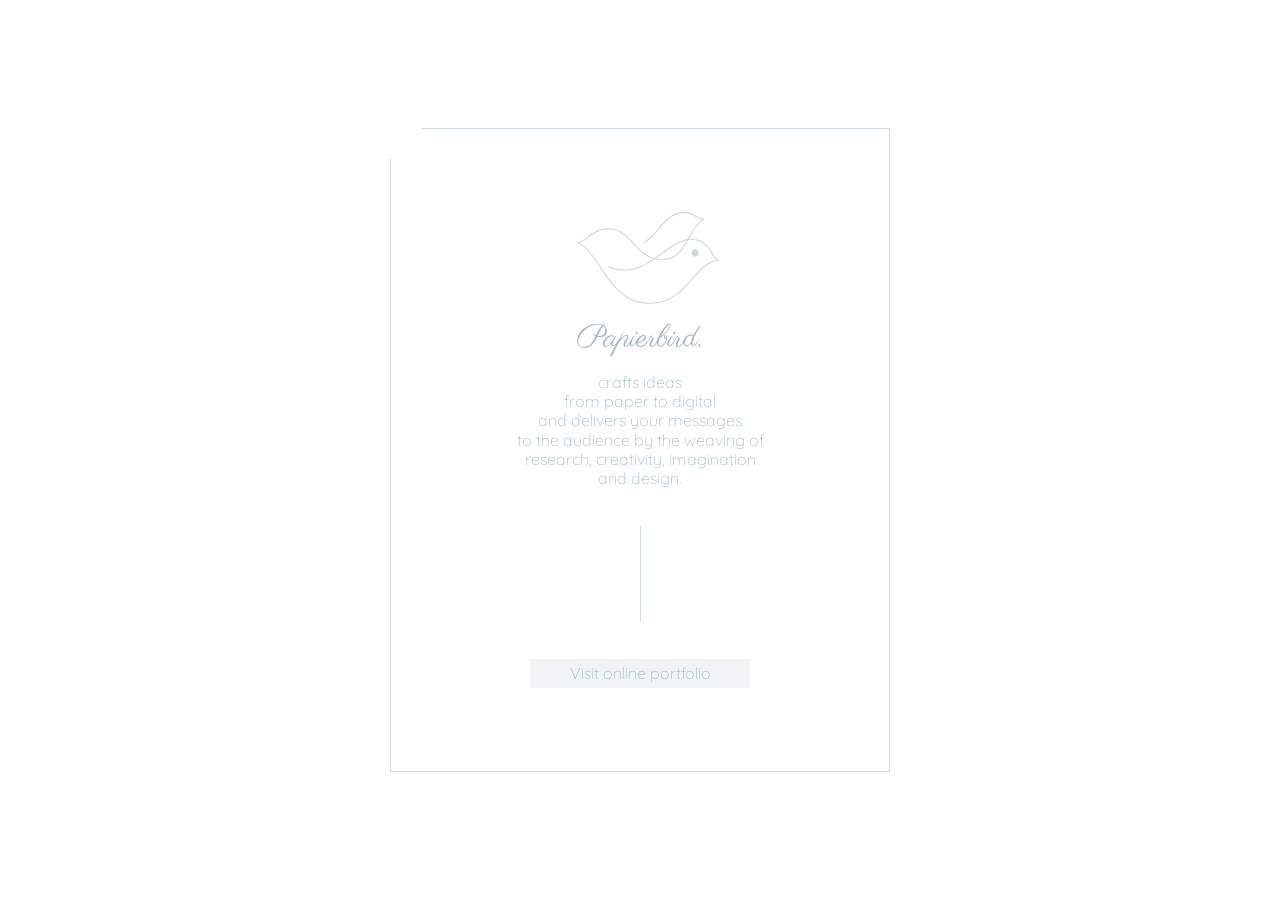
<file: index.html>
<!DOCTYPE html>
<html lang="en">
	<!-- head -->
	<head>
		<meta charset="UTF-8" />
		<meta name="viewport" content="width=device-width, initial-scale=1.0" />
		<meta name="robots" content="noindex, nofollow, noarchive, nosnippet" />
		<meta http-equiv="X-UA-Compatible" content="ie=edge" />
		<title>:: Papierbird ::</title>
		<link
			rel="stylesheet"
			href="https://cdnjs.cloudflare.com/ajax/libs/font-awesome/5.12.1/css/all.min.css"
		/>
		<link rel="stylesheet" href="css/global.css" />
		<link rel="stylesheet" href="css/globalbal.css" />
		<link rel="stylesheet" href="bootstrap/bootstrap.min.css" />
		<script src="bootstrap/bootstrap.min.js"></script>
		<script src="bootstrap/jquery.min.js"></script>
	</head>
	<!-- end of head -->
	<body
		class="disable-select"
		oncontextmenu="return false;"
		ondragstart="return false"
	>
			<div class="main container-fuild">
			<div class="paperfrm col-xs-10 col-lg-6 text-center d-flex flex-column justify-content-center align-items-center">
				<div class="blanksquare bstl"></div>
				<img src="img/logo_intro.svg" alt="" />
				<div class="intro h5 mtheme-c font-weight-light">
					crafts ideas <br>
					from paper to digital <br>
					and delivers your messages <br>
					to the audience by the weaving of <br>research, creativity,
					imagination <br>and design.
				</div>
				<div class="intro-vline"></div>
				<a class="btn-portfo d-flex flex-column justify-content-center align-items-center h5 font-weight-light te" href="./about.html">Visit online portfolio</a
				<div class="blanksquare bsbr"></div>
			</div>
		</div>
	</body>
</html>
</file>
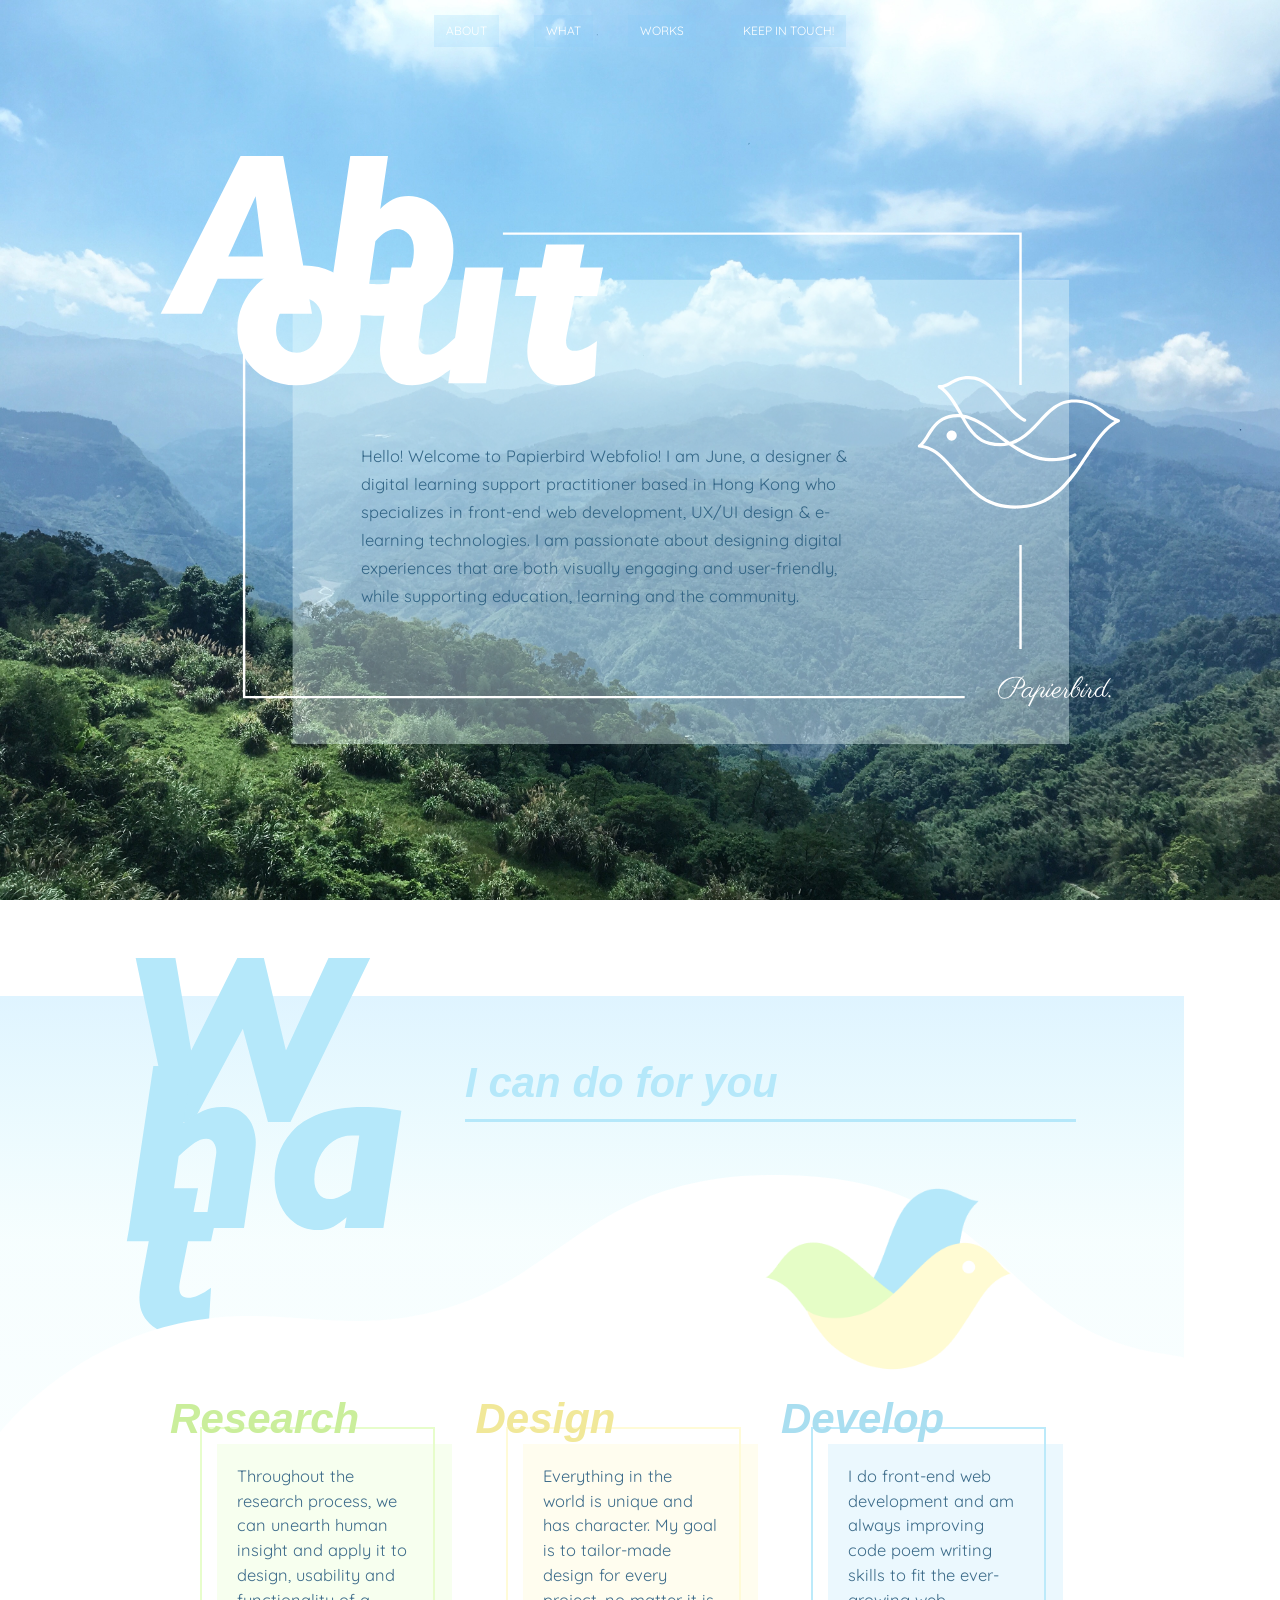
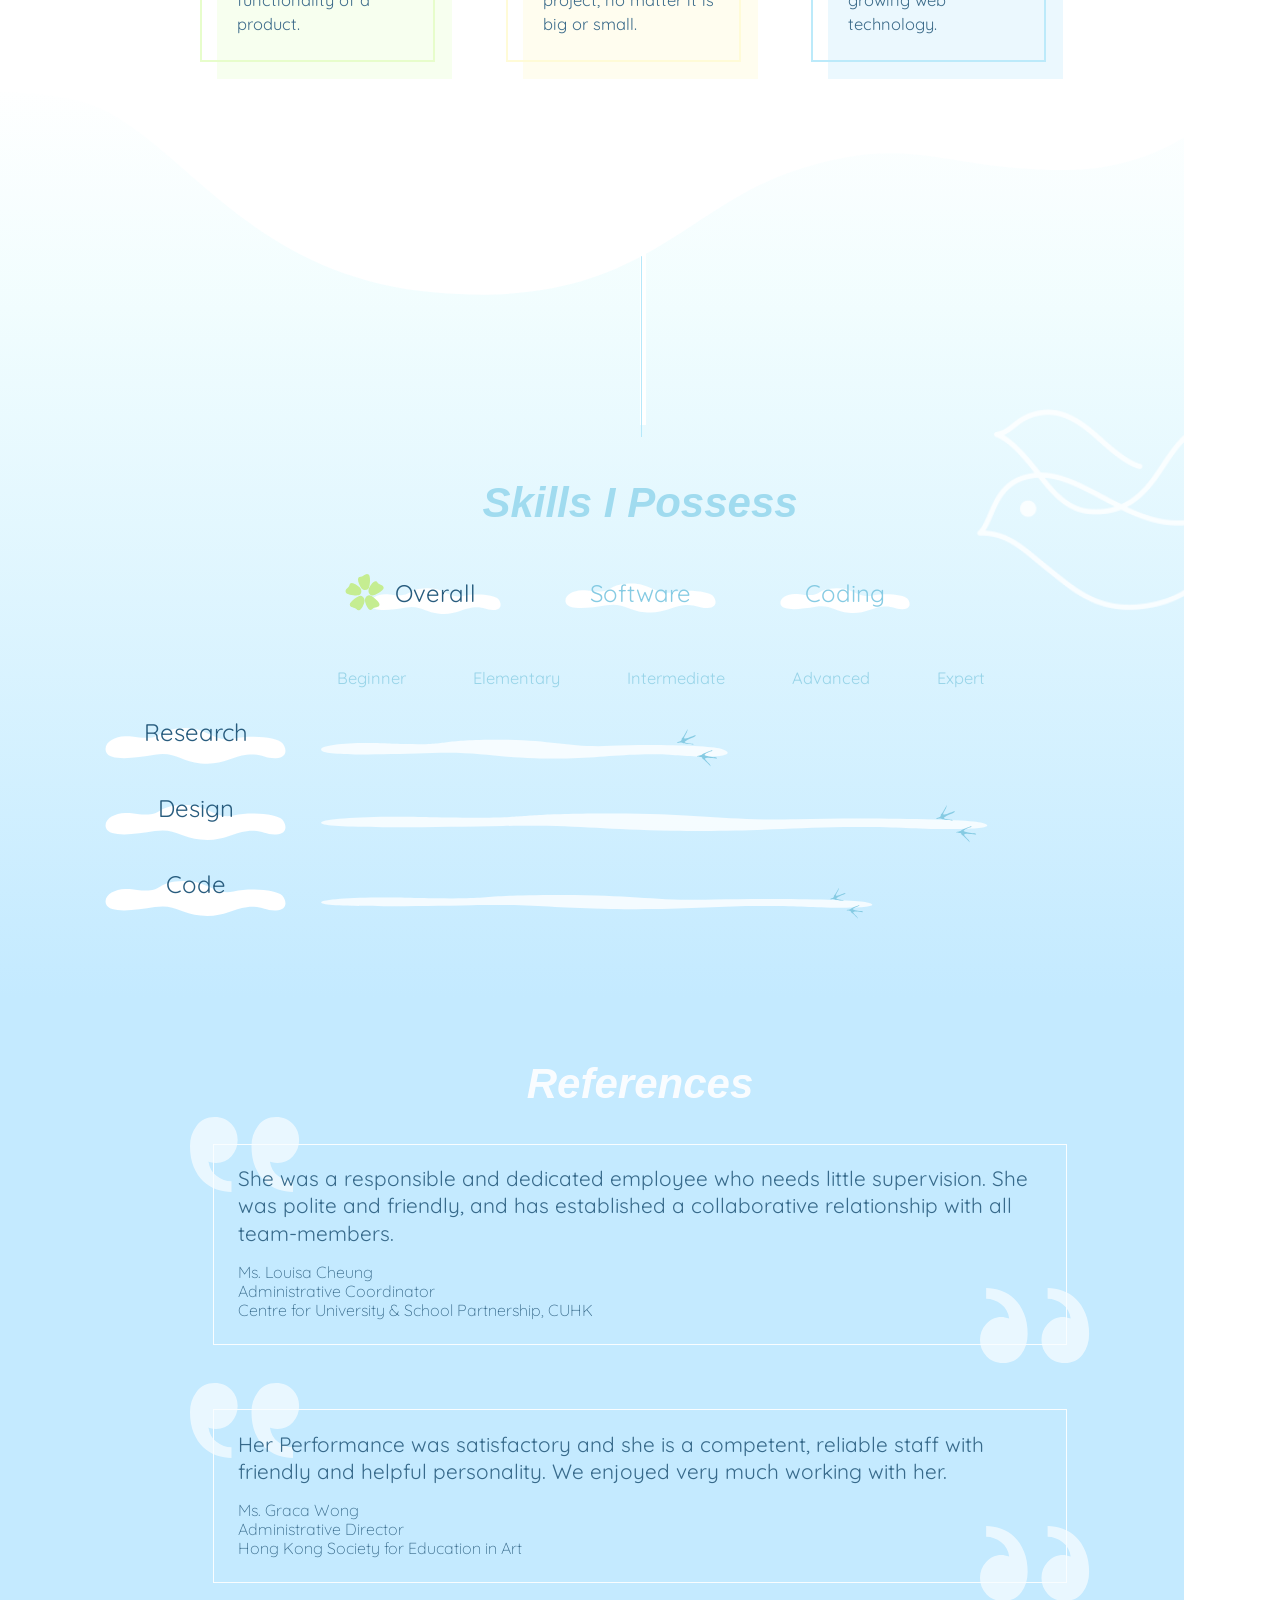
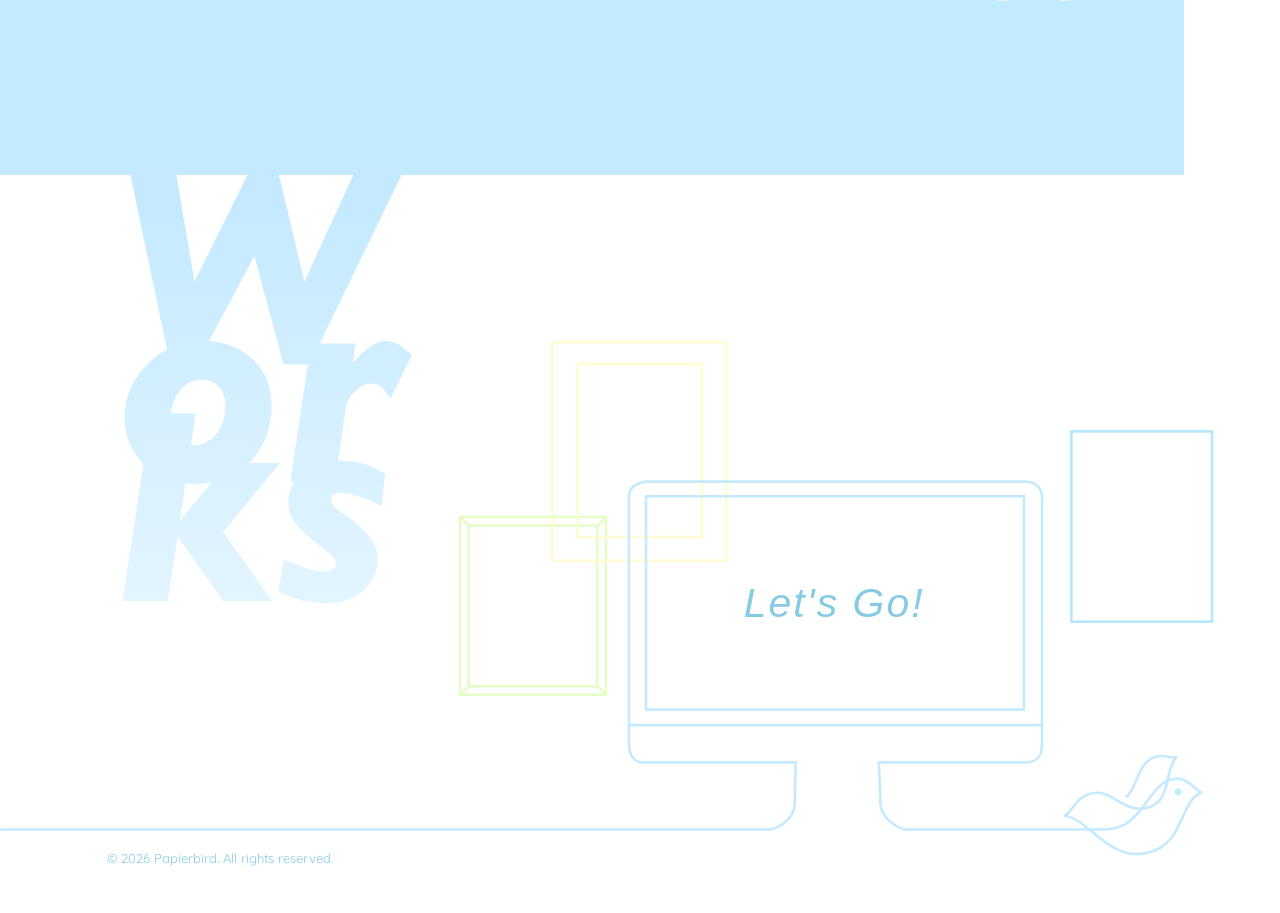
<file: about.html>
<!DOCTYPE html>
<html lang="en">
	<!-- head -->
	<head>
		<meta charset="UTF-8" />
		<meta name="viewport" content="width=device-width, initial-scale=1.0" />
		<meta name="robots" content="noindex, nofollow, noarchive, nosnippet" />
		<meta http-equiv="X-UA-Compatible" content="ie=edge" />
		<title>:: About Papierbird ::</title>

		<link rel="stylesheet" href="css/menu.css?rnd=2" />
		<link rel="stylesheet" href="css/style.css?rnd=12" />
		<script src="js/js.js"></script>	
		<link rel="stylesheet" href="bootstrap/bootstrap.min.css">
		<script src="bootstrap/jquery.min.js"></script>
		<script src="bootstrap/bootstrap.min.js"></script>
		<script src="bootstrap/popper.min.js" ></script>
		
	</head>
	<!-- end of head -->

	<body
		class="disable-select"
		oncontextmenu="return false;"
		ondragstart="return false"
	>
		<!-- navbar -->
		<div class="menu-wrap justify-content-center">
			<input type="checkbox" class="toggler" />
			<div class="hamburger">
				<div></div>
			</div>
			<!-- list -->
			<div class="menu">
				<div>
					<div>
						<ul class="navbar-nav">
							<li class="nav-item">
								<a class="nav-link" href="about.html" >ABOUT</a>
							</li>
							<li class="nav-item">
								<a class="nav-link close-link" href="about.html#what" >WHAT</a>
							</li>
							<li class="nav-item">
								<a class="nav-link" href="works.html" >WORKS</a>
							</li>
							<li class="nav-item">
								<a class="nav-link" href="" 
									>KEEP IN TOUCH!</a
								>
							</li>
						</ul>
					</div>
				</div>
			</div>
			<!-- list -->
		</div>
		<!-- end of navbar -->

<!-------------------------------------------------- * -------------------------------------------------->

		<!-- contain about -->
		<div id="about" class="container-fluid">
			<!-- row about -->
			<div class="row row-about">
				<!-- frame -->
				<div
					class="about-frm d-flex align-items-center col-11 col-lg-9 mx-auto"
				>
					<!-- text -->
					<div class="about-text">
						<div class="about-text-ttl"></div>
						<h5 class="font-weight-normal cr-text">
									Hello! Welcome to Papierbird Webfolio! I am June, a designer & digital learning support practitioner based in Hong Kong who specializes in front-end web development, UX/UI design & e-learning technologies. I am passionate about designing digital experiences that are both visually engaging and user-friendly, while supporting education, learning and the community.
							<img src="./img/about_sss.svg" alt="">
						</h5>
					</div>
				</div>
			</div>
			<!-- row about -->
		</div>
		<!-- contain about -->

		<!-- contain what to do top-->
		<div id="what" class="container-fluid">
			<!-- row what to do -->
			<div class="row">
				<!-- what bg-->
				<div class="row-what-bg col-12">
					<!-- what heading -->
					<img
						class="what-title overlay col-sm-3 offset-sm-1 col-6 offset-0"
						src="img/what_heading.svg"
						width="100%"
					/>

					<!-- what cloud top -->
					<div class="what-cloudtop overlay"></div>

					<!-- what intro -->
					<div class="what-intro overlay">
						<div
							class="what-intro-title subhead cr-subh d-inline-block col-sm-6 offset-sm-4 col-10 offset-1"
						>
							I can do for you
						</div>
						<div
							class="what-introtext cr-whtext d-inline-block col-sm-6 offset-sm-4 col-10 offset-1"
						>
							<h5 class="font-weight-normal">
					
							</h5>
						</div>
					</div>

					<!-- bird -->
					<div class="what-bird overlay">
						<img
							class="col-6 offset-6 col-sm-3 offset-sm-8 offset-lg-7"
							src="img/what_bird.png"
						/>
					</div>

					<!-- what i can do -->
					<div class="what-icando container-fluid">
						<div
							class="what-icando-lm d-flex justify-content-center flex-column flex-lg-row"
						>

						
							<div class="what-textbox h5 cr-text cr-resbg font-weight-normal">
								Throughout the research process, we can unearth human insight
								and apply it to design, usability and functionality of a
								product.
								<div class="what-textfrm overlay subhead cr-res-ttl cr-resbd">
									<p>Research</p>
								</div>
							</div>
						

							<div class="what-textbox h5 cr-text cr-desbg font-weight-normal">
								Everything in the world is unique and has character. My goal is to tailor-made design for every
								project, no matter it is big or small.
								<div class="what-textfrm overlay subhead cr-des-ttl cr-desbd">
									<p>Design</p>
								</div>
							</div>


							<div class="what-textbox h5 cr-text cr-devbg font-weight-normal">
								I do front-end web development and am always improving code poem
								writing skills to fit the ever-growing web technology.
								<div class="what-textfrm overlay subhead cr-dev-ttl cr-devbd">
									<p>Develop</p>
								</div>
							</div>
						</div>
					</div>
					<!-- what i can do -->
				</div>
				<!-- what bg -->
			</div>
			<!-- row what to do -->
		</div>
		<!-- contain what to do top -->

		<!-- contain what skills-->
		<div id="skills" class="container-fluid">

			<!-- row what skills -->
			<div class="row">

				<!-- what skills bg-->
				<div class="row-skills-bg col-12">

					
					<!-- what cloud top -->
					<div class="what-skills-up">
						<div class="what-cloudbtm overlay"></div>
						<div class="what-skills-vlb offset-6">
							<div class="what-skills-vl"></div>
						</div>
					</div>



					<div class="what-skills-title subhead cr-dev-ttl d-flex justify-content-center">
						Skills I Possess
					</div>

					<!-- bird -->
					<div class="what-skills-bird col-4 offset-8 col-md-3 offset-md-9 col-lg-3 offset-lg-9 overlay">
					</div>

					<!-- what skills frame -->
					<div class="what-skills">

						<!-- tab menu -->
						<ul class="skillsnav nav nav-tabs justify-content-center" id="myTab" role="tablist">
							<li class="nav-item what-cloud">
								<a class="nav-link h4 active show" id="overall-tab" data-toggle="tab" href="#overall" 
								role="tab" aria-controls="overall" aria-selected="true">Overall</a>
							</li>
							<li class="nav-item what-cloud">
								<a class="nav-link h4" id="software-tab" data-toggle="tab" href="#software" 
								role="tab" aria-controls="software" aria-selected="false">Software</a>
							</li>
							<li class="nav-item what-cloud">
								<a class="nav-link h4" id="coding-tab" data-toggle="tab" href="#coding" 
								role="tab" aria-controls="coding" aria-selected="false">Coding</a>
							</li>
						</ul>

						<!-- tab content -->
						<div class="tab-content d-flex col-12" id="myTabContent">

							<!-- overall -->
							<div class="tab-pane fade active show" id="overall" role="tabpanel" aria-labelledby="overall-tab">

								<div class="what-skills-table text-lg-center offset-md-0 offset-lg-1">
									<!-- type -->
									<div class="s-be h5 cr-whtlevel">Beginner</div>
									<div class="s-elmt h5 cr-whtlevel">Elementary</div>
									<div class="s-int h5 cr-whtlevel">Intermediate</div>
									<div class="s-adv h5 cr-whtlevel">Advanced</div>
									<div class="s-exp h5 cr-whtlevel">Expert</div>
									<!-- items -->
									<div class="s-item1 s-item what-cloud h4">Research</div>
									<div class="s-item2 s-item what-cloud h4">Design</div>
									<div class="s-item3 s-item what-cloud h4">Code</div>
									<!-- level -->
									<div class="s-res"><div class="s-le-elmt-int"></div><div class="s-sle h5 cr-whtlevel">Intermediate</div></div>
									<div class="s-des"><div class="s-le-adv-exp"></div><div class="s-sle h5 cr-whtlevel">Expert</div></div>
									<div class="s-code"><div class="s-le-adv-exp"></div><div class="s-sle h5 cr-whtlevel">Advanced</div></div>
								</div>	

							</div>

							<!-- software -->
							<div class="tab-pane fade" id="software" role="tabpanel" aria-labelledby="software-tab">
							
								<div class="what-skills-table text-lg-center offset-md-0 offset-lg-1">
									<!-- type -->
									<div class="s-be h5 cr-whtlevel">Beginner</div>
									<div class="s-elmt h5 cr-whtlevel">Elementary</div>
									<div class="s-int h5 cr-whtlevel">Intermediate</div>
									<div class="s-adv h5 cr-whtlevel">Advanced</div>
									<div class="s-exp h5 cr-whtlevel">Expert</div>
									<!-- items -->
									<div class="s-item1 s-item what-cloud h4">Photoshop</div>
									<div class="s-item2 s-item what-cloud h4">Illustrator</div>
									<div class="s-item3 s-item what-cloud h4">InDesign</div>
									<div class="s-item4 s-item what-cloud h4">Figma</div>
									<div class="s-item5 s-item what-cloud h4">After Effect</div>
									<div class="s-item6 s-item what-cloud h4">Premiere Pro</div>
									<!-- level -->
									<div class="s-ps"><div class="s-le-adv-exp"></div><div class="s-sle h5 cr-whtlevel">Expert</div></div>
									<div class="s-illu"><div class="s-le-adv-exp"></div><div class="s-sle h5 cr-whtlevel">Expert</div></div>
									<div class="s-ind"><div class="s-le-adv-exp"></div><div class="s-sle h5 cr-whtlevel">Expert</div></div>
									<div class="s-fig"><div class="s-le-adv-exp"></div><div class="s-sle h5 cr-whtlevel">Advanced</div></div>
									<div class="s-ae"><div class="s-le-elmt-int"></div><div class="s-sle h5 cr-whtlevel">Intermediate</div></div>
									<div class="s-pp"><div class="s-le-elmt-int"></div><div class="s-sle h5 cr-whtlevel">Intermediate</div></div>
								</div>	
								
							</div>
							<!-- coding -->
							<div class="tab-pane fade " id="coding" role="tabpanel" aria-labelledby="coding-tab">

								<div class="what-skills-table text-lg-center offset-md-0 offset-lg-1">
									<!-- type -->
									<div class="s-be h5 cr-whtlevel">Beginner</div>
									<div class="s-elmt h5 cr-whtlevel">Elementary</div>
									<div class="s-int h5 cr-whtlevel">Intermediate</div>
									<div class="s-adv h5 cr-whtlevel">Advanced</div>
									<div class="s-exp h5 cr-whtlevel">Expert</div>
									<!-- items -->
									<div class="s-item1 s-item what-cloud h4">HTML</div>
									<div class="s-item2 s-item what-cloud h4">CSS</div>
									<div class="s-item3 s-item what-cloud h4">Javascript</div>
									<div class="s-item4 s-item what-cloud h4">Bootstrap</div>

									<!-- level -->
									<div class="s-html"><div class="s-le-adv-exp"></div><div class="s-sle h5 cr-whtlevel">Expert</div></div>
									<div class="s-css"><div class="s-le-adv-exp"></div><div class="s-sle h5 cr-whtlevel">Expert</div></div>
									<div class="s-js"><div class="s-le-elmt-int"></div><div class="s-sle h5 cr-whtlevel">Intermediate</div></div>									
									<div class="s-bsp"><div class="s-le-adv-exp"></div><div class="s-sle h5 cr-whtlevel">Advanced</div></div>

								</div>
							</div>

						</div>
						<!-- tab content -->

					</div>
					<!-- what skills frame -->

				</div>
				<!-- what skills bg -->
				
			</div>
			<!-- row what skills -->
		</div>
		<!-- contain what skills -->


		<!-- contain what works-->
		<div id="about-ref" class="container-fluid">
			<!-- row what skills -->
			<div class="row about-ref-bg"> 
				<div class="subhead text-white opacity-9 d-flex justify-content-center w-100 mb-5 mb-md-4">
					References
				</div>


				<div class="ref-box cr-text font-weight-lighter col-8 offset-2 mb-5">
					<img class="ref-quoteup" src="img/quoteup.svg" alt="">
					<div class="ref-text">
						<p>
						She was a responsible and dedicated employee who needs little supervision. 
						She was polite and friendly, and has established a collaborative relationship with all team-members.
						</p>
						
						Ms. Louisa Cheung<br>
						Administrative Coordinator<br> 
						Centre for University & School Partnership, CUHK
					</div>
					<img class="ref-quotedown" src="img/quotedown.svg" alt="">
				</div> 

				<div class="ref-box cr-text font-weight-lighter col-8 offset-2">
					<img class="ref-quoteup" src="img/quoteup.svg" alt="">
					<div class="ref-text">
					<p>Her Performance was satisfactory and she is a competent, 
					reliable staff with friendly and helpful personality. 
					We enjoyed very much working with her.</p>
					Ms. Graca Wong <br> 
					Administrative Director<br> 
					Hong Kong Society for Education in Art
				</div>
				<img class="ref-quotedown" src="img/quotedown.svg" alt="">
			</div> 

			</div>
		</div>



		<!-- contain what works-->
		<div id="about-works" class="container-fluid">
			<!-- row what skills -->
			<div class="row">

				
				<!-- what works heading -->
				<img
					class="overlay col-sm-3 offset-sm-1 col-6 offset-0"
					src="img/about_works_heading.svg"
					width="100%"
				/>

				<!-- what works bg -->
				<div class="about-work-bg">
					<a src="" ></a>
				</div>
				<div class="about-work-bg-link" href="works.html"> 
					<a class="about-work-bg-text w-100 h-100 d-flex justify-content-center align-items-center" 
					href="works.html">Let's Go!</a>
				</div>
				
			</div>
			<!-- row what skills -->
		</div>
		<!-- contain what skills -->
		
		<!-- footer -->
		<footer class="cr-whtext h6 offset-1">
			&#169 <script>document.write(new Date().getFullYear())</script> Papierbird. All rights reserved.
		</footer>

<!-------------------------------------------------- * -------------------------------------------------->

		<script>

			//Selectors
			const menuBtn = document.querySelector('.close-link');
			// Event Listeners
			menuBtn.onclick = closeMenu;
			//Functions
			function closeMenu() {		
			// Unchecked
			// <input type="checkbox" class="toggler" />
			document.querySelector('.toggler').checked = false;
			}

		</script>

	</body>
</html>
</file>
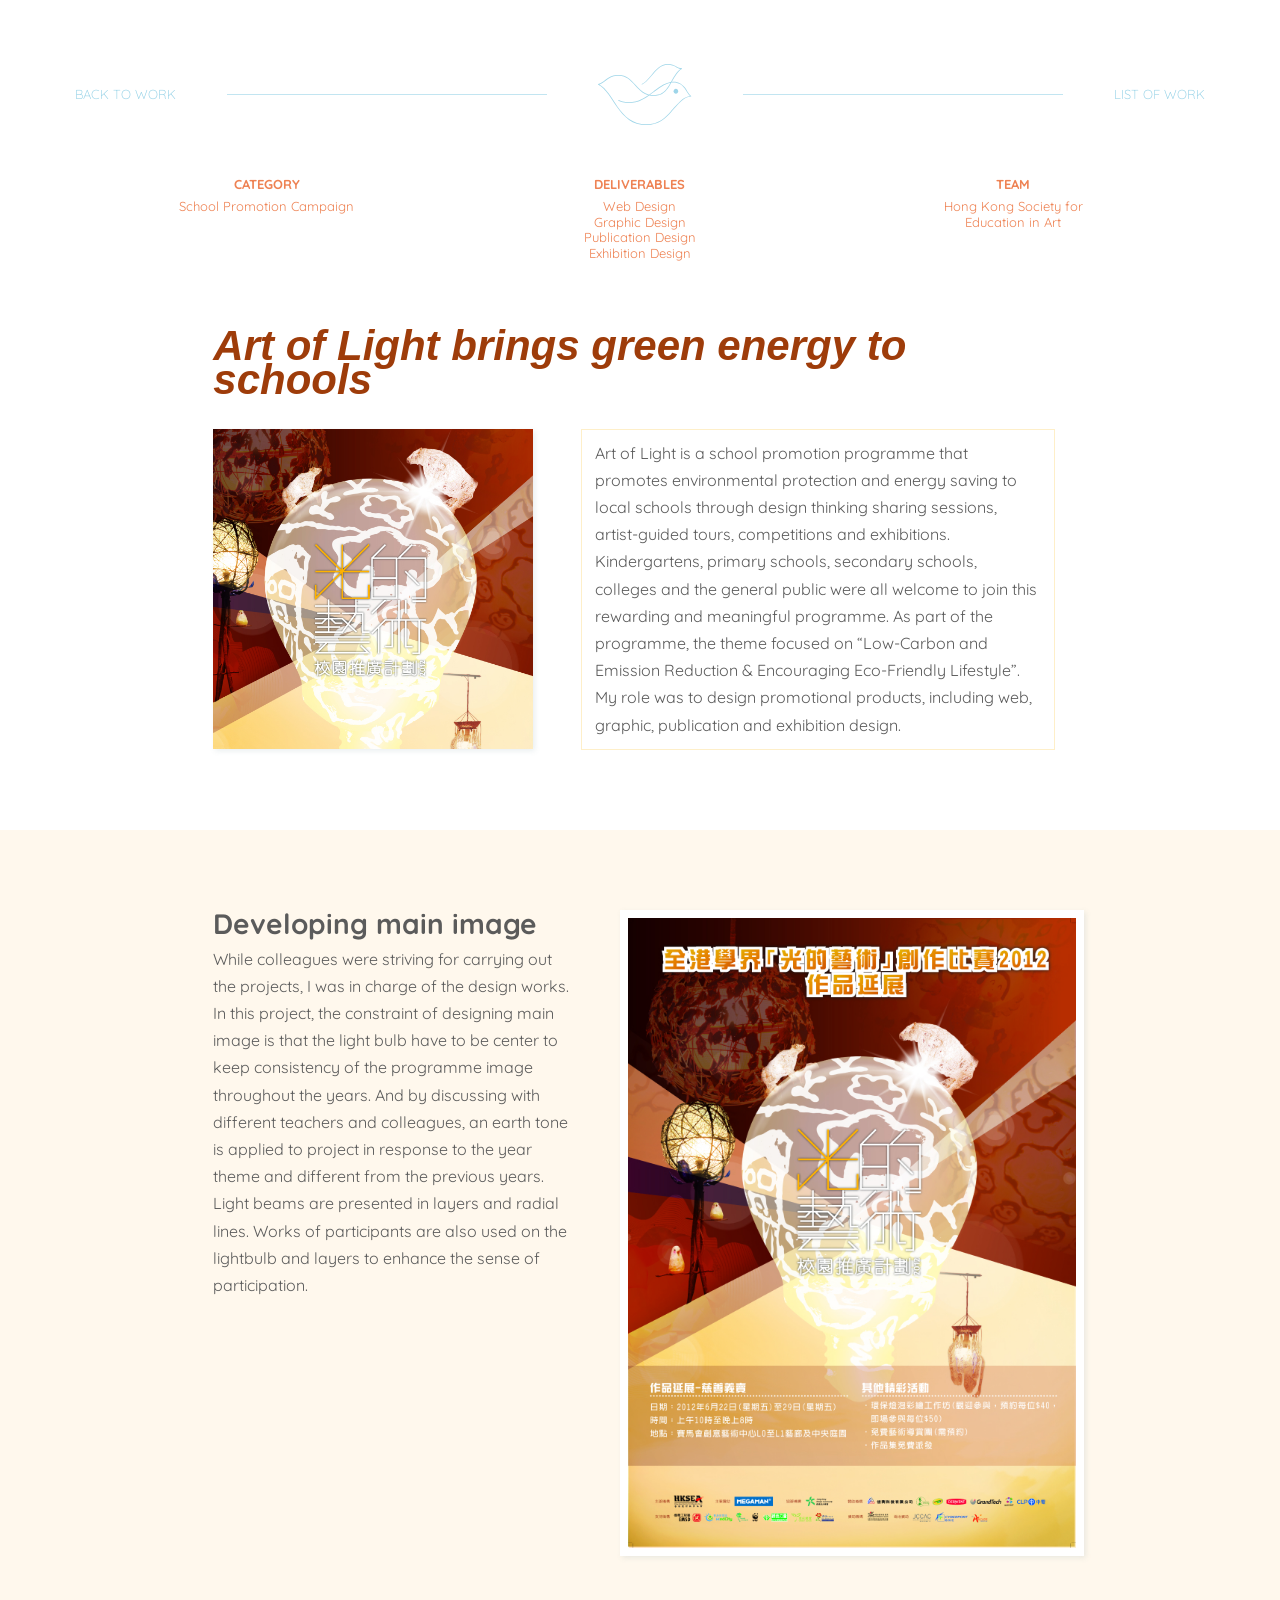
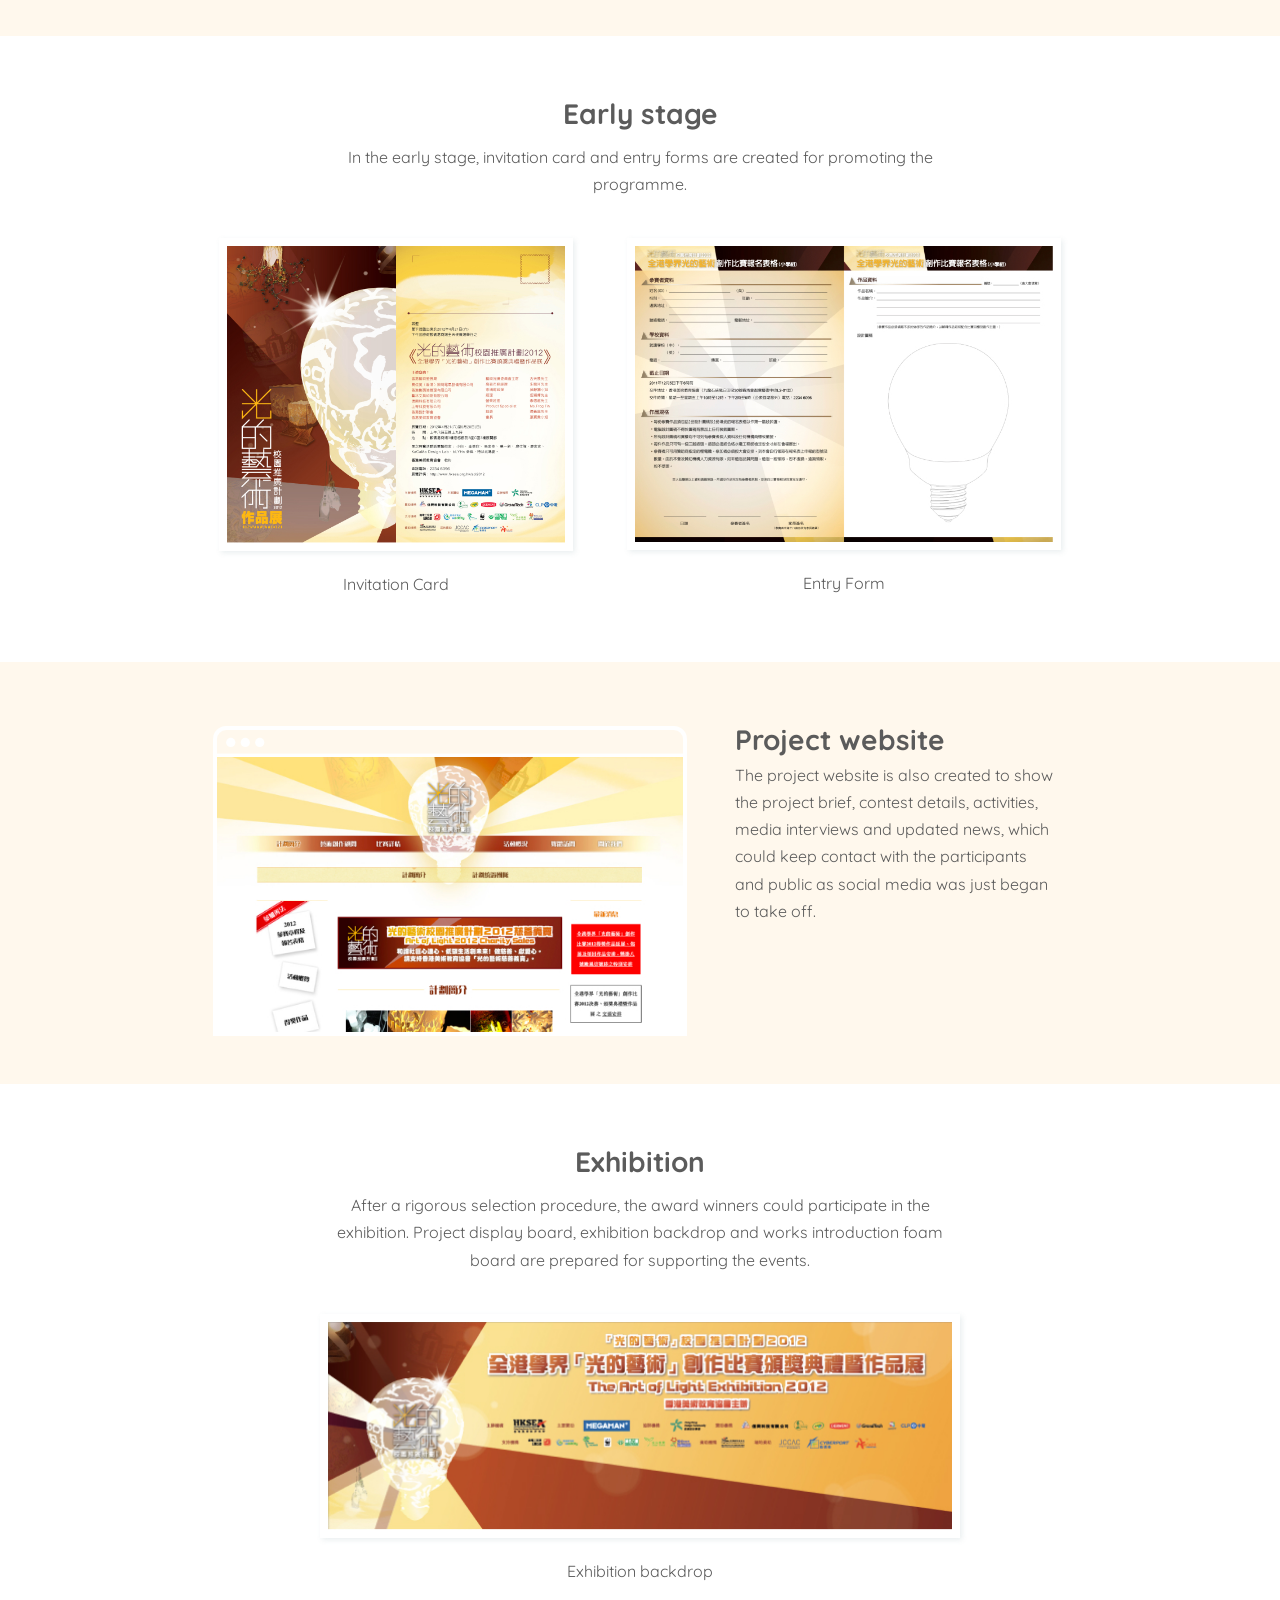
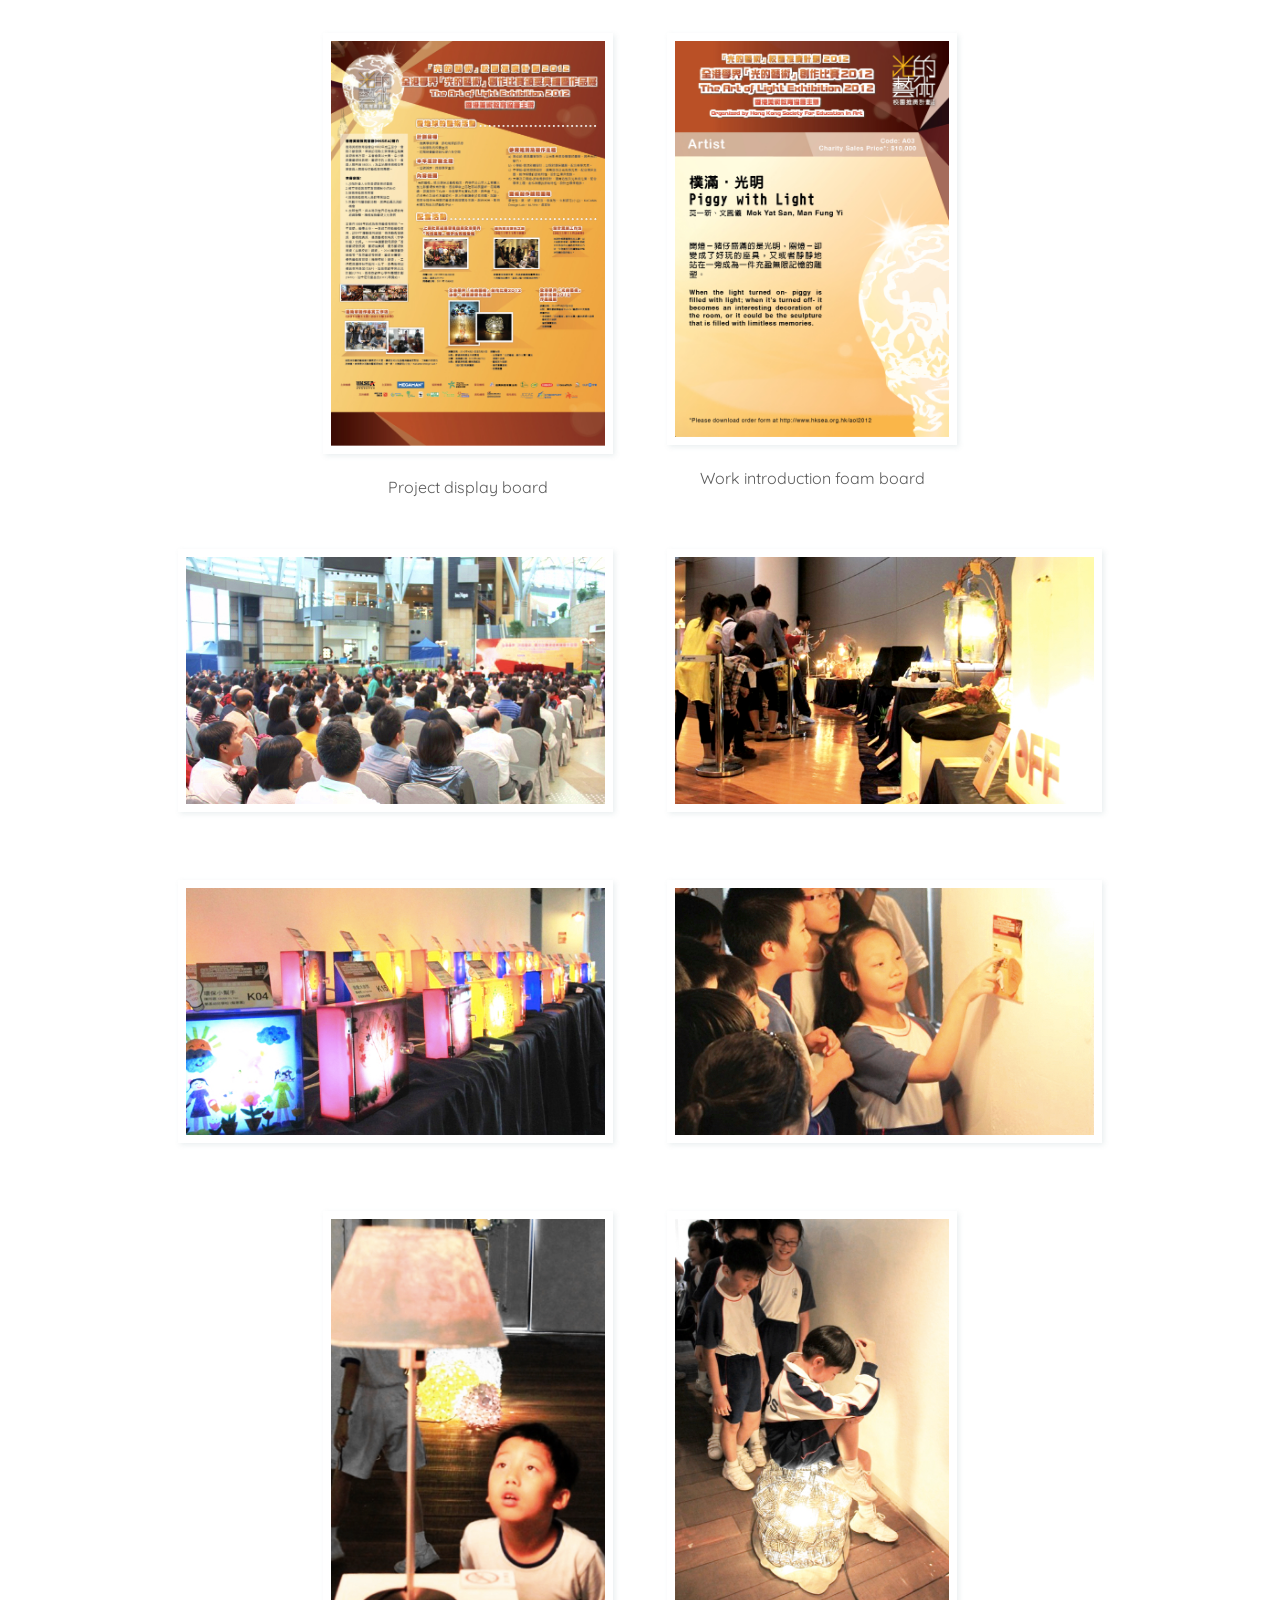
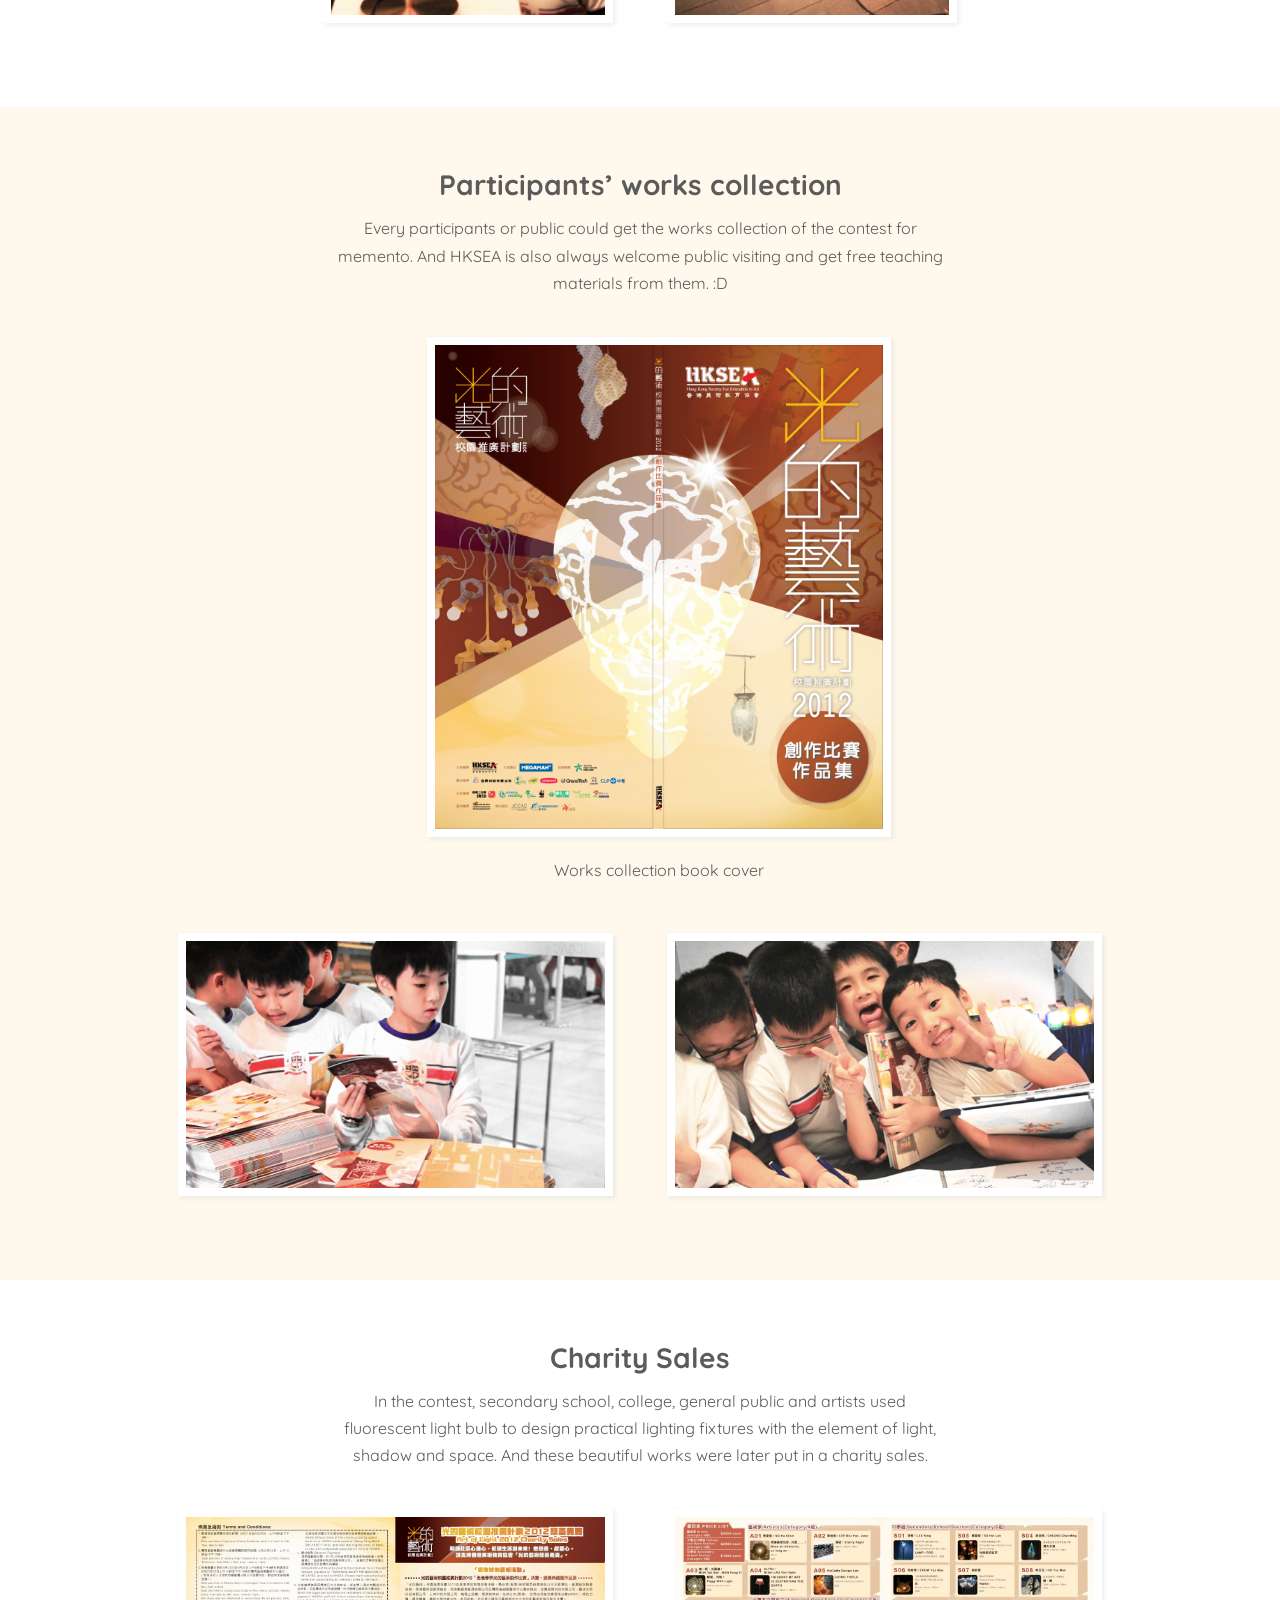
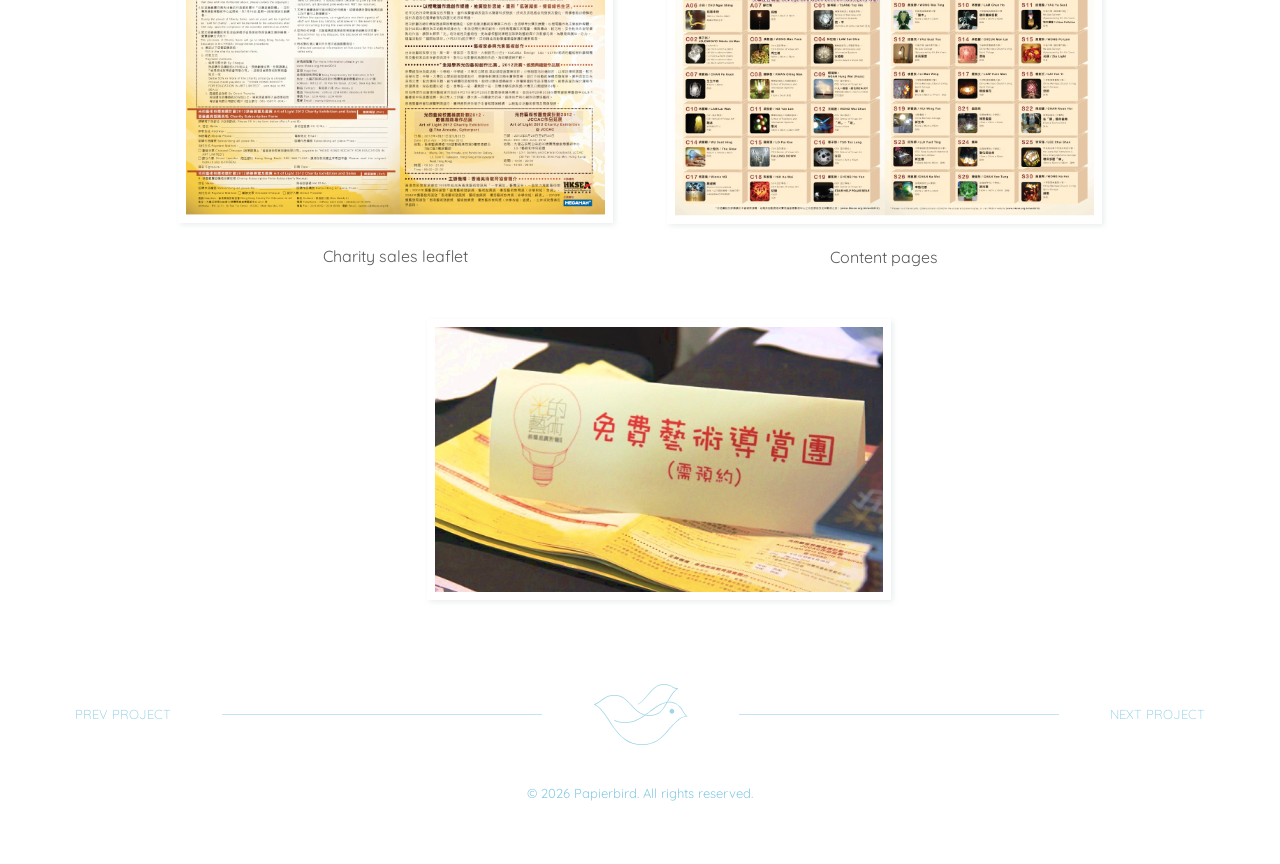
<file: projects/web/aol.html>
<!DOCTYPE html>
<html lang="en">
	<!-- head -->
	<head>
		<meta charset="UTF-8" />
		<meta name="viewport" content="width=device-width, initial-scale=1.0" />
		<meta name="robots" content="noindex, nofollow, noarchive, nosnippet" />
		<meta http-equiv="X-UA-Compatible" content="ie=edge" />
		<title>:: Papierbird :: Art of Light 2012 ::</title>

		<link rel="stylesheet" href="../../css/menu.css" />
		<link rel="stylesheet" href="../../css/style.css?rnd=4" />
		<link rel="stylesheet" href="../../bootstrap/bootstrap.min.css" />
		<script src="../../bootstrap/jquery.min.js"></script>
		<script src="../../bootstrap/bootstrap.min.js"></script>
		<script src="../../bootstrap/popper.min.js"></script>
	</head>
	<!-- end of head -->

	<body
		class="disable-select project"
		oncontextmenu="return false;"
		ondragstart="return false"
	>

		<!-- header -->
		<div class="project-header mt-4 mb-4 mt-md-5 mb-md-5 container-fluid">
			<div class="row">
				<header class="d-flex justify-content-center align-items-center w-100">
					<a class="h6 text-right te" href="../../works.html">BACK TO WORK</a>
					<div class="header-line col-2 col-md-3"></div>
					<a href="../../about.html"><img src="img/header_logo.svg" alt="" /></a>
					<div class="header-line col-2 col-md-3"></div>
					<a id="list-btn" class="h6 text-left te" data-toggle="modal" data-target="#listofworks"
					href="">LIST OF WORK</a>
				</header>
			</div>
		</div>

		<!-- list of works -->
		<div id="listofworks" class="modal fade" tabindex="-1" role="dialog" aria-hidden="true">
			<div class="modal-dialog modal-dialog-centered" role="document">

			  <div class="modal-content">
				<button type="button" class="close te" data-dismiss="modal">
					<img src="../../img/close.png" alt="">
				</button>

				<!-- Modal body -->
				<div class="modal-body">
					<ul class="list-group">
						<li><a href="tipsforsol.html">Tips for Successful Online Learning @ CUHK</a> </li>
						<li><a href="gecrw.html">GE Chinese<br>Reflective Writing</a> </li>
						<li><a href="slec.html">Self-learning Elementary Chinese</a> </li>
						<li><a href="wwfstep.html">WWF STEP</a> </li>
						<li><a href="aol.html">Art of Light</a> </li>
						<li><a href="tccteaching.html">Tradictional Chinese Culture Teaching Materials</a> </li>
					</ul>
				</div>
			  </div>

			</div>
		  </div> 

<!-------------------------------------------------- * -------------------------------------------------->

		<!-- info -->
		<div class="project-info container-fluid ">
			<div class="row">
				<div class="mt-4 mt-md-0 cr-proj-aol-info d-flex flex-row justify-content-evenly w-100">
					<div class="text-center col-3 col-sm-2"><b>CATEGORY</b>
						<p>School Promotion Campaign</p>
					</div>
					<div class="text-center col-4 col-sm-2"><b>DELIVERABLES</b>
						<p>Web Design<br>Graphic Design<br>Publication Design<br>Exhibition Design</p>
						</p>
					</div>
					<div class="text-center col-3 col-sm-2"><b>TEAM</b>
						<p>Hong Kong Society for Education in Art</p>
					</div>
				</div>
			</div>
		</div>

		<!-- main -->
		<div class="project-main mt-45 mt-md-5 mb-5 mb-md-6 container-fluid">
			<div class="row-0">

				<div class="d-flex flex-row w-100 pl-md-0 pr-md-0 mb-4 col-10 offset-1 col-md-8 offset-md-2">
					<h1 class="cr-proj-aol subhead">
						Art of Light brings green energy to schools

					</h1>
				</div>
				<div class="d-flex flex-column-reverse flex-md-row w-100">

					<div class="pl-md-0 pr-md-0 mt-45 mt-md-0 mr-md-5 col-10 offset-1 col-md-3 offset-md-2">
						<img class="proj-shadow mb-0" src="img/aol_01.jpg" alt="">
					</div>


					<div class="pl-md-0 pr-md-0 col-10 offset-1 col-md-45 offset-md-0">
						<p class="cr-proj-aol-frm mb-0">
								Art of Light is a school promotion programme that promotes environmental protection and energy saving to local schools through design thinking sharing sessions, artist-guided tours, competitions and exhibitions. Kindergartens, primary schools, secondary schools, colleges and the general public were all welcome to join this rewarding and meaningful programme. As part of the programme, the theme focused on “Low-Carbon and Emission Reduction & Encouraging Eco-Friendly Lifestyle”. My role was to design promotional products, including web, graphic, publication and exhibition design.
						</p>
					</div>

				</div>
			</div>
		</div>

		<!-- section 3 -->
		<div class="mt-48 mt-md-5 container-fluid">
			<div class="row-0 cr-proj-aol-bg">

				<div class="mt-48 mt-md-6 mb-45 mb-md-6 d-flex flex-column-reverse flex-md-row w-100">

					<div class="pl-md-0 pr-md-0 mt-3 mt-md-0 mr-md-5 col-10 offset-1 col-md-35 offset-md-2 ">
						<h3>Developing main image</h3>
						<p>
							While colleagues were striving for carrying out the projects, I was in charge of the design works. In this project, the constraint of designing main image is that the light bulb have to be center to keep consistency of the programme image throughout the years.
							
							And by discussing with different teachers and colleagues, an earth tone is applied to project in response to the year theme and different from the previous years. Light beams are presented in layers and radial lines. Works of participants are also used on the lightbulb and layers to enhance the sense of participation.
						</p>
						
					</div>

					<div class="pl-md-0 pr-md-0 col-10 offset-1 col-md-4 offset-md-0">
						<img class="proj-imgshadow mb-md-0" src="img/aol_02.jpg" alt="">

					</div>
					
				</div>
			</div>
		</div>

		<!-- section 1 & 2-->
		<div class="container-fluid">
			<div class="row">

				<div class="mt-48 mt-md-5 mb-4 cr-proj d-flex flex-row justify-content-center w-100">

					<div class="text-md-center col-10 col-md-6">
						<h3 class="mb-3">Early stage</h3> 
						<p>
							In the early stage, invitation card and entry forms are created for promoting the programme. 
						</p>
					</div>

				</div>

				<div class="cr-proj d-md-flex flex-column flex-md-row justify-content-center w-100">

					<div class="col-10 offset-1 offset-md-un col-md-38 text-center mr-md-4 mb-4 mb-md-0">
						<img class="proj-imgshadow" src="img/aol_03.jpg" alt=""><br>
						Invitation Card
					</div>

					<div class="col-10 offset-1 offset-md-un col-md-4 text-center">
						<img class="proj-imgshadow" src="img/aol_04.jpg" alt=""><br>
						Entry Form
					</div>

				</div>

			</div>
		</div>

		<!-- section 4 -->
		<div class="mt-48 mt-md-5 container-fluid">
			<div class="row-0 cr-proj-aol-bg">

				<div class="d-flex flex-column flex-md-row w-100 mt-48 mt-md-5 mb-45 mb-md-5">

					<div class=" pl-md-0 pr-md-0 mt-3 mt-md-0 mb-4 mb-md-0 mr-md-5 col-10 offset-1 col-md-45 offset-md-2">
						<div class="proj-comp-bg proj-comp-bg-b">
							<img src="img/aol_05.jpg" alt="">
						</div>
					</div>

					<div class="pl-md-0 pr-md-0 col-10 offset-1 col-md-3 offset-md-0">
						<h3>Project website</h3>
						<p>
							The project website is also created to show the project brief, contest details, activities, media interviews and updated news, which could keep contact with the participants and public as social media was just began to take off.
						</p>
					</div>
					
				</div>
			</div>
		</div>

		<!-- section 1 & 2-->
		<div class="container-fluid">
			<div class="row">

				<div class="mt-48 mt-md-5 mb-4 cr-proj d-flex flex-row justify-content-center w-100">

					<div class="text-md-center col-10 col-md-6">
						<h3 class="mb-3">Exhibition</h3> 
						<p>
							After a rigorous selection procedure, the award winners could participate in the exhibition. Project display board, exhibition backdrop and works introduction foam board are prepared for supporting the events. 
						</p>
					</div>

				</div>

				<div class="d-flex flex-column flex-md-row w-100">
					<div class="pl-md-0 pr-md-0 mt-0 mt-md-0 mr-md-5 mb-4 mb-md-5 col-10 offset-1 col-md-6 offset-md-3 text-center">
						<img class="proj-imgshadow" src="img/aol_06.jpg" alt=""><br>
						Exhibition backdrop
					</div>
				</div>
				
				<div class="cr-proj mb-4 mb-md-5 d-md-flex flex-column flex-md-row justify-content-center w-100">
					<div class="col-10 offset-1 offset-md-un col-md-3 text-center mr-md-4 mb-4 mb-md-0">
						<img class="proj-imgshadow" src="img/aol_07.jpg" alt=""><br>
						Project display board
					</div>
					<div class="col-10 offset-1 offset-md-un col-md-3 text-center">
						<img class="proj-imgshadow" src="img/aol_08.jpg" alt=""><br>
						Work introduction foam board
					</div>
				</div>

				<div class="cr-proj mb-4 mb-md-5 d-md-flex flex-column flex-md-row justify-content-center w-100">
					<div class="col-10 offset-1 offset-md-un col-md-4 text-center mr-md-4 mb-4 mb-md-0">
						<img class="proj-imgshadow" src="img/aol_09.jpg" alt=""><br>
					</div>
					<div class="col-10 offset-1 offset-md-un col-md-4 text-center">
						<img class="proj-imgshadow" src="img/aol_10.jpg" alt=""><br>
					</div>
				</div>

				<div class="cr-proj mb-4 mb-md-5 d-md-flex flex-column flex-md-row justify-content-center w-100">
					<div class="col-10 offset-1 offset-md-un col-md-4 text-center mr-md-4 mb-4 mb-md-0">
						<img class="proj-imgshadow" src="img/aol_11.jpg" alt=""><br>
					</div>
					<div class="col-10 offset-1 offset-md-un col-md-4 text-center">
						<img class="proj-imgshadow" src="img/aol_12.jpg" alt=""><br>
					</div>
				</div>

				<div class="cr-proj d-md-flex flex-column flex-md-row justify-content-center w-100">
					<div class="col-10 offset-1 offset-md-un col-md-3 text-center mr-md-4 mb-4 mb-md-0">
						<img class="proj-imgshadow" src="img/aol_13.jpg" alt=""><br>
					</div>
					<div class="col-10 offset-1 offset-md-un col-md-3 text-center">
						<img class="proj-imgshadow" src="img/aol_14.jpg" alt=""><br>
					</div>
				</div>

			</div>
		</div>


		<!-- section 1 & 2-->
		<div class="mt-48 mt-md-5 container-fluid">
			<div class="row cr-proj-aol-bg">

				<div class="mt-48 mt-md-5 mb-4 cr-proj d-flex flex-row justify-content-center w-100">

					<div class="text-md-center col-10 col-md-6">
						<h3 class="mb-3">Participants’ works collection</h3> 
						<p>
							Every participants or public could get the works collection of the contest for memento. And HKSEA is also always welcome public visiting and get free teaching materials from them. :D 
						</p>
					</div>

				</div>

				<div class="d-flex flex-column flex-md-row w-100">
					<div class="pl-md-0 pr-md-0 mt-0 mt-md-0 mr-md-5 mb-4 mb-md-5 col-10 offset-1 col-md-4 offset-md-4 text-center">
						<img class="proj-imgshadow" src="img/aol_15.jpg" alt=""><br>
						Works collection book cover
					</div>
				</div>

				<div class="cr-proj mb-48 mb-md-55 d-md-flex flex-column flex-md-row justify-content-center w-100">

					<div class="col-10 offset-1 offset-md-un col-md-4 text-center mr-md-4 mb-4 mb-md-0">
						<img class="proj-imgshadow" src="img/aol_16.jpg" alt=""><br>
					</div>

					<div class="col-10 offset-1 offset-md-un col-md-4 text-center">
						<img class="proj-imgshadow" src="img/aol_17.jpg" alt=""><br>
					</div>

				</div>

			</div>
		</div>


		<!-- section 1 & 2-->
		<div class="container-fluid ">
			<div class="row">

				<div class="mt-48 mt-md-5 mb-4 cr-proj d-flex flex-row justify-content-center w-100">

					<div class="text-md-center col-10 col-md-6">
						<h3 class="mb-3">Charity Sales</h3> 
						<p>
							In the contest, secondary school, college, general public and artists used fluorescent light bulb to design practical lighting fixtures with the element of light, shadow and space. And these beautiful works were later put in a charity sales.
						</p>
					</div>

				</div>

				<div class="cr-proj mb-4 mb-md-5 d-md-flex flex-column flex-md-row justify-content-center w-100">

					<div class="col-10 offset-1 offset-md-un col-md-4 text-center mr-md-4 mb-4 mb-md-0">

						<img class="proj-imgshadow" src="img/aol_18.jpg" alt="">	
						Charity sales leaflet
					</div>

					<div class="col-10 offset-1 offset-md-un col-md-4 text-center">

						<img class="proj-imgshadow" src="img/aol_19.jpg" alt="">
						Content pages
					</div>

				</div>

				<div class="d-flex flex-column flex-md-row w-100">
					<div class="pl-md-0 pr-md-0 mt-0 mt-md-0 mr-md-5 col-10 offset-1 col-md-4 offset-md-4 text-center">
						<img class="proj-imgshadow" src="img/aol_20.jpg" alt=""><br>
					</div>
				</div>

			</div>
		</div>


<!-------------------------------------------------- * -------------------------------------------------->

		<!-- bottom header -->
		<div class="project-header container-fluid">

			<div class="row">
				<header class="mt-48 mt-md-5 mb-4 d-flex justify-content-center align-items-center w-100">
					<!-- pref -->
					<a class="h6 text-right te" href="wwfstep.html">PREV PROJECT</a>
					<div class="header-line col-2 col-md-3"></div>
					<a href="../../about.html"><img src="img/header_logo.svg" alt="" /></a>
					<div class="header-line col-2 col-md-3"></div>
					<!-- next -->
					<a class="h6 text-left te" href="tccteaching.html">NEXT PROJECT</a>
				</header>		

				<!-- footer -->
				<footer class="text-center w-100 h6 mt-4 mt-sm-4 mb-3">
					&#169 <script>document.write(new Date().getFullYear())</script> Papierbird. All rights reserved.
				</footer>

			</div>
		</div>

		<script src="../../js/js.js"></script>
	</body>
</html>
</file>
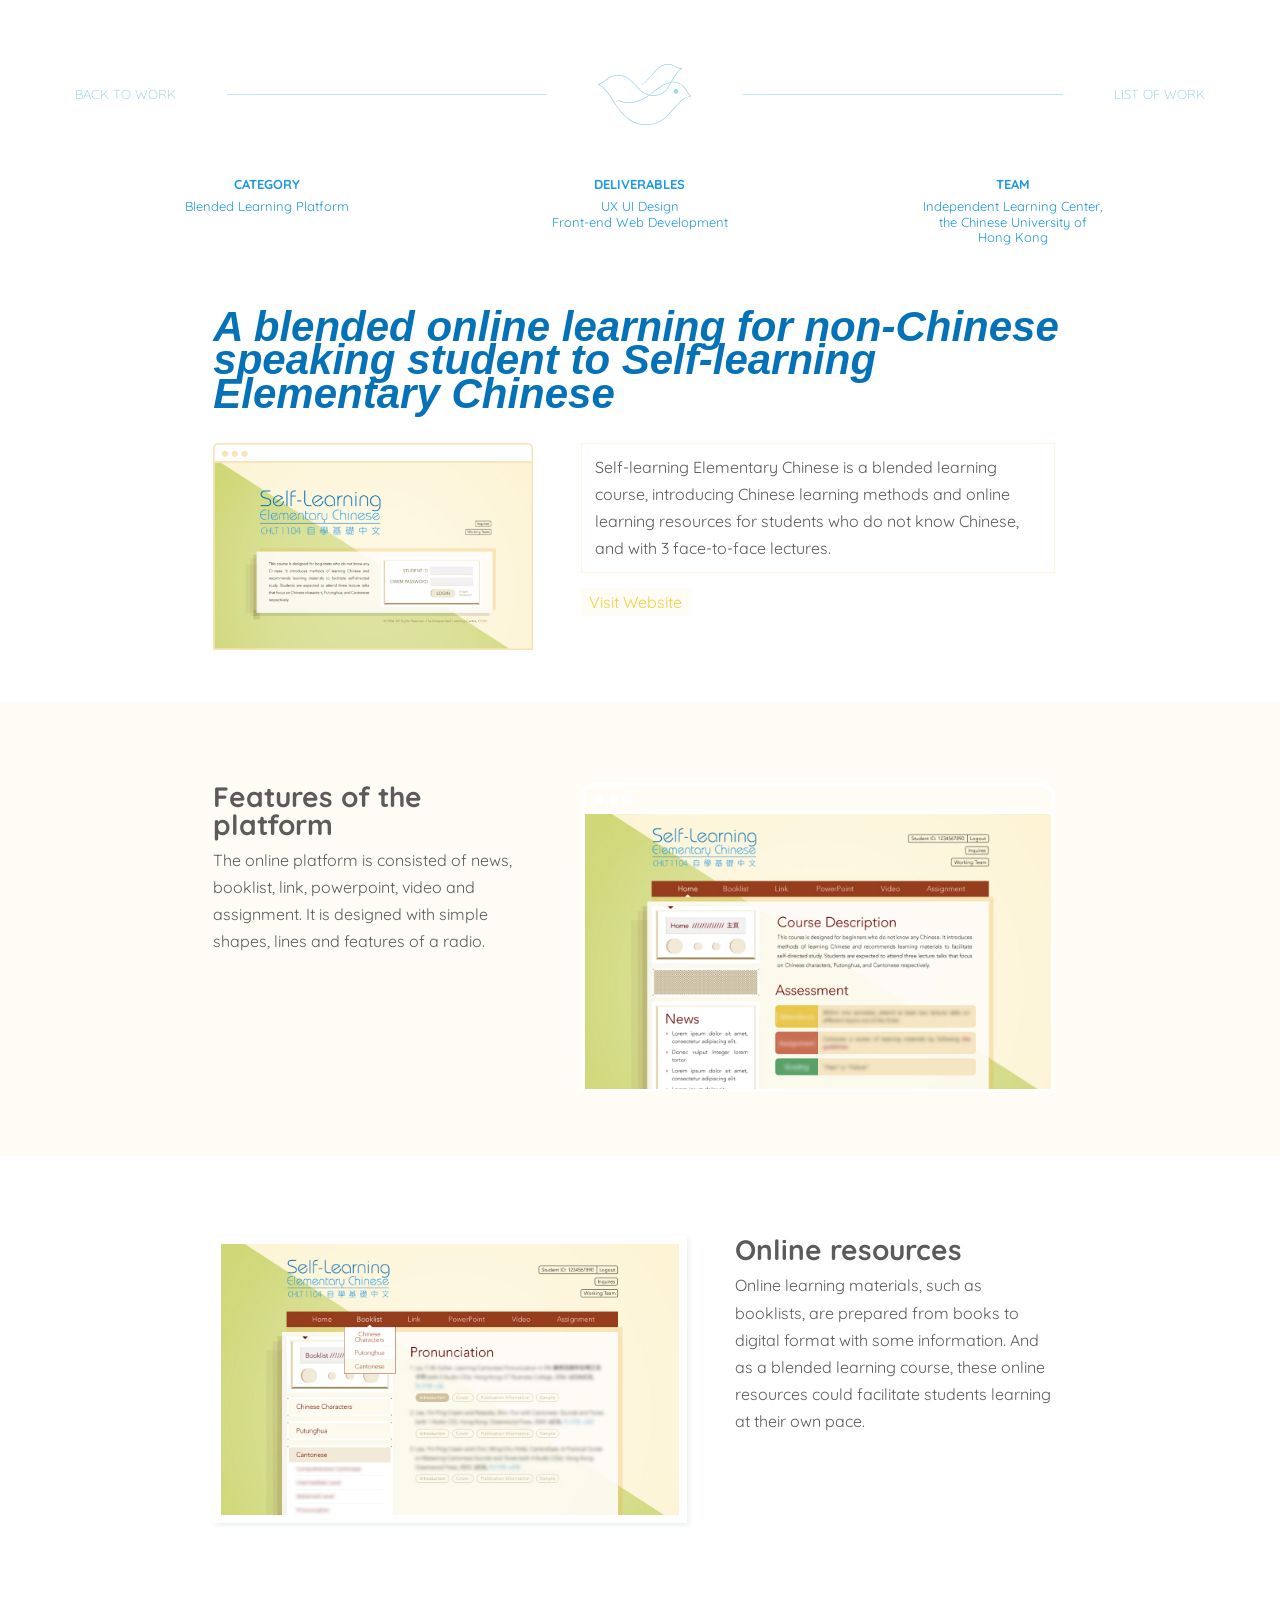
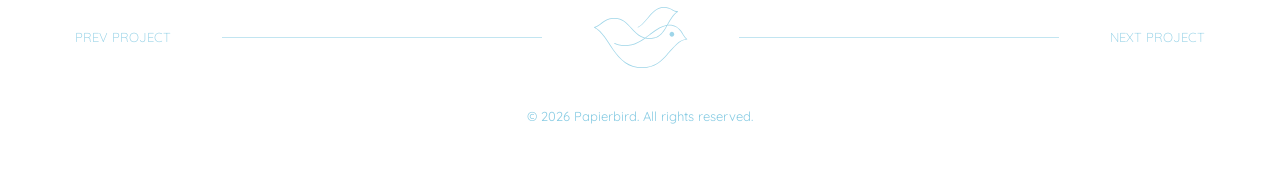
<file: projects/web/slec.html>
<!DOCTYPE html>
<html lang="en">
	<!-- head -->
	<head>
		<meta charset="UTF-8" />
		<meta name="viewport" content="width=device-width, initial-scale=1.0" />
		<meta name="robots" content="noindex, nofollow, noarchive, nosnippet" />
		<meta http-equiv="X-UA-Compatible" content="ie=edge" />
		<title>:: Papierbird :: Self-learning Elementary Chinese ::</title>

		<link rel="stylesheet" href="../../css/menu.css" />
		<link rel="stylesheet" href="../../css/style.css?rnd=4" />
		<link rel="stylesheet" href="../../bootstrap/bootstrap.min.css" />
		<script src="../../bootstrap/jquery.min.js"></script>
		<script src="../../bootstrap/bootstrap.min.js"></script>
		<script src="../../bootstrap/popper.min.js"></script>
	</head>
	<!-- end of head -->

	<body
		class="disable-select project"
		oncontextmenu="return false;"
		ondragstart="return false"
	>
		<!-- header -->
		<div class="project-header mt-4 mb-4 mt-md-5 mb-md-5 container-fluid">
			<div class="row">
				<header class="d-flex justify-content-center align-items-center w-100">
					<a class="h6 text-right te" href="../../works.html">BACK TO WORK</a>
					<div class="header-line col-2 col-md-3"></div>
					<a href="../../about.html"><img src="img/header_logo.svg" alt="" /></a>
					<div class="header-line col-2 col-md-3"></div>
					<a id="list-btn" class="h6 text-left te" data-toggle="modal" data-target="#listofworks"
					href="">LIST OF WORK</a>
				</header>
			</div>
		</div>

		<!-- list of works -->
		<div id="listofworks" class="modal fade" tabindex="-1" role="dialog" aria-hidden="true">
			<div class="modal-dialog modal-dialog-centered" role="document">

			  <div class="modal-content">
				<button type="button" class="close te" data-dismiss="modal">
					<img src="../../img/close.png" alt="">
				</button>

				<!-- Modal body -->
				<div class="modal-body">
					<ul class="list-group">
						<li><a href="tipsforsol.html">Tips for Successful Online Learning @ CUHK</a> </li>
						<li><a href="gecrw.html">GE Chinese<br>Reflective Writing</a> </li>
						<li><a href="slec.html">Self-learning Elementary Chinese</a> </li>
						<li><a href="wwfstep.html">WWF STEP</a> </li>
						<li><a href="aol.html">Art of Light</a> </li>
						<li><a href="tccteaching.html">Tradictional Chinese Culture Teaching Materials</a> </li>
					</ul>
				</div>
			  </div>

			</div>
		  </div> 

<!-------------------------------------------------- * -------------------------------------------------->

		<!-- info -->
		<div class="project-info container-fluid ">
			<div class="row">
				<div class="mt-4 mt-md-0 cr-proj-slec-info d-flex flex-row justify-content-evenly w-100">
					<div class="text-center col-3 col-sm-2"><b>CATEGORY</b>
						<p>Blended Learning Platform</p>
					</div>
					<div class="text-center col-4 col-sm-2"><b>DELIVERABLES</b>
						<p>UX UI Design<br>Front-end Web Development
						</p>
					</div>
					<div class="text-center col-3 col-sm-2"><b>TEAM</b>
						<p>Independent Learning Center, the Chinese University of Hong Kong</p>
					</div>
				</div>
			</div>
		</div>

		<!-- main -->
		<div class="project-main mt-45 mt-md-5 mb-48 container-fluid">
			<div class="row-0">

				<div class="d-flex flex-row w-100 pl-md-0 pr-md-0 mb-4 col-10 offset-1 col-md-8 offset-md-2">
					<h1 class="cr-proj-slec subhead">
						A blended online learning for non-Chinese speaking student to Self-learning Elementary Chinese
					</h1>
				</div>
				<div class="d-flex flex-column-reverse flex-md-row w-100">

					<div class="pl-md-0 pr-md-0 mt-45 mt-md-0 mr-md-5 col-10 offset-1 col-md-3 offset-md-2">
						<img src="img/slec_01.jpg" alt="">
					</div>


					<div class="pl-md-0 pr-md-0 mb-md-4 col-10 offset-1 col-md-45 offset-md-0">
						<p class="cr-proj-slec-frm">
							Self-learning Elementary Chinese is a blended learning course, introducing Chinese learning methods and online learning resources for students who do not know Chinese, and with 3 face-to-face lectures. 
						</p>
						<a class="cr-proj-slec-bg cr-proj-slec-link te px-2 py-1" target="_blank" href="https://www.ilc.cuhk.edu.hk/Chinese/SLEC/">Visit Website</a>
					</div>

				</div>
			</div>
		</div>

		<!-- section 3 -->
		<div class="container-fluid">
			<div class="row-0 cr-proj-slec-bg">

				<div class="d-flex flex-column flex-md-row w-100 mt-48 mt-md-6 mb-48 mb-md-55 ">

					<div class="pl-md-0 pr-md-0 mr-md-5 col-10 offset-1 col-md-3 offset-md-2">
						<h3>Features of the platform</h3>
						<p>
							The online platform is consisted of news, booklist, link, powerpoint, video and assignment. It is designed with simple shapes, lines and features of a radio. 
						</p>
					</div>

					<div class="pl-md-0 pr-md-0 mt-3 mt-md-0 col-10 offset-1 col-md-45 offset-md-0">
						<div class="proj-comp-bg proj-comp-bg-b">
								<img src="img/slec_02.jpg" alt="">
						</div>
					</div>
					
				</div>
			</div>
		</div>

		<!-- section 4 -->
		<div class="container-fluid">
			<div class="row-0 ">

				<div class="d-flex flex-column flex-md-row w-100 mt-48 mt-md-6 ">

					<div class="pl-md-0 pr-md-0 mt-3 mt-md-0 mb-4 mb-md-0 mr-md-5 col-10 offset-1 col-md-45 offset-md-2">
						<img class="proj-imgshadow" src="img/slec_03.jpg" alt="">
					</div>

					<div class="pl-md-0 pr-md-0 col-10 offset-1 col-md-3 offset-md-0">
						<h3>Online resources</h3>
						<p>
							Online learning materials, such as booklists, are prepared from books to digital format with some information. And as a blended learning course, these online resources could facilitate students learning at their own pace. 
						</p>
					</div>


					
				</div>
			</div>
		</div>

<!-------------------------------------------------- * -------------------------------------------------->

		<!-- bottom header -->
		<div class="project-header container-fluid">

			<div class="row">
				<header class="mt-48 mt-md-5 mb-4 d-flex justify-content-center align-items-center w-100">
					<!-- pref -->
					<a class="h6 text-right te" href="gecrw.html">PREV PROJECT</a>
					<div class="header-line col-2 col-md-3"></div>
					<a href="../../about.html"><img src="img/header_logo.svg" alt="" /></a>
					<div class="header-line col-2 col-md-3"></div>
					<!-- next -->
					<a class="h6 text-left te" href="wwfstep.html">NEXT PROJECT</a>
				</header>		

				<!-- footer -->
				<footer class="text-center w-100 h6 mt-4 mt-sm-4 mb-3">
					&#169 <script>document.write(new Date().getFullYear())</script> Papierbird. All rights reserved.
				</footer>

			</div>
		</div>

		<script src="../../js/js.js"></script>
	</body>
</html>
</file>
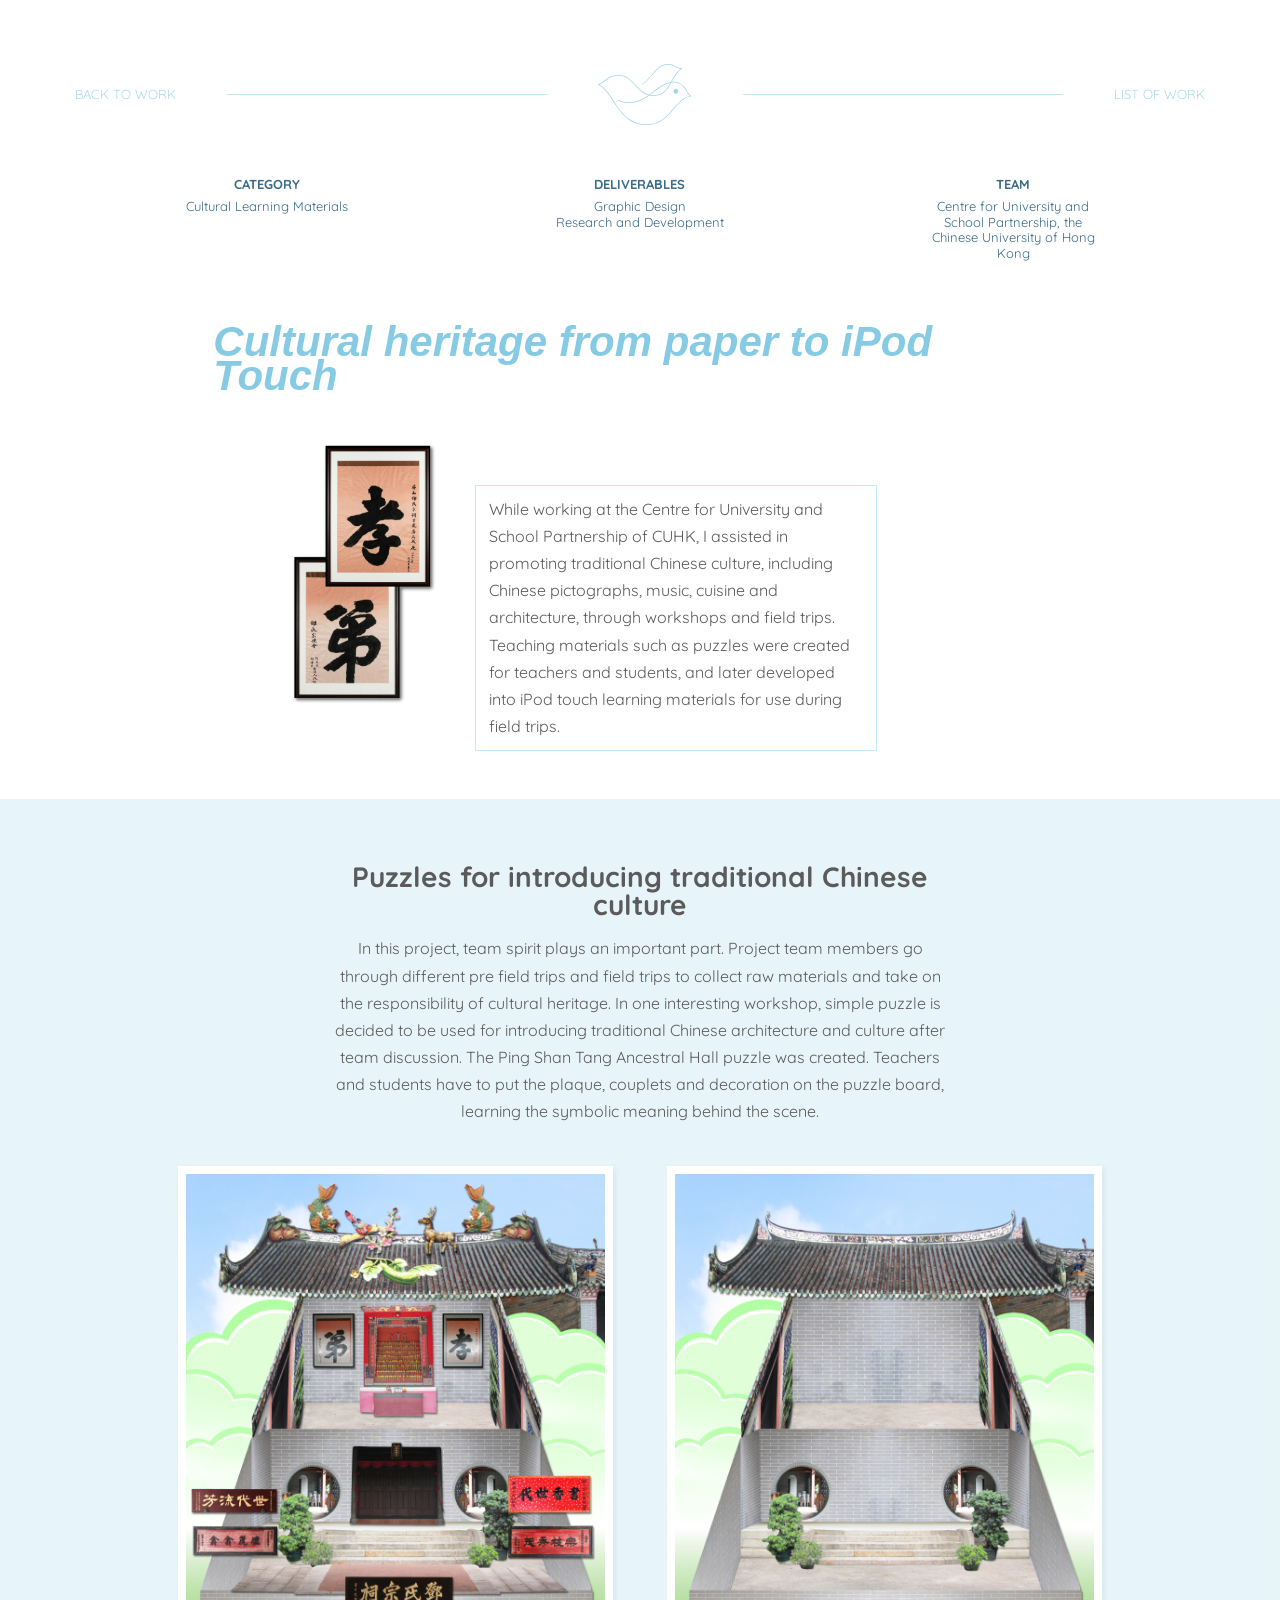
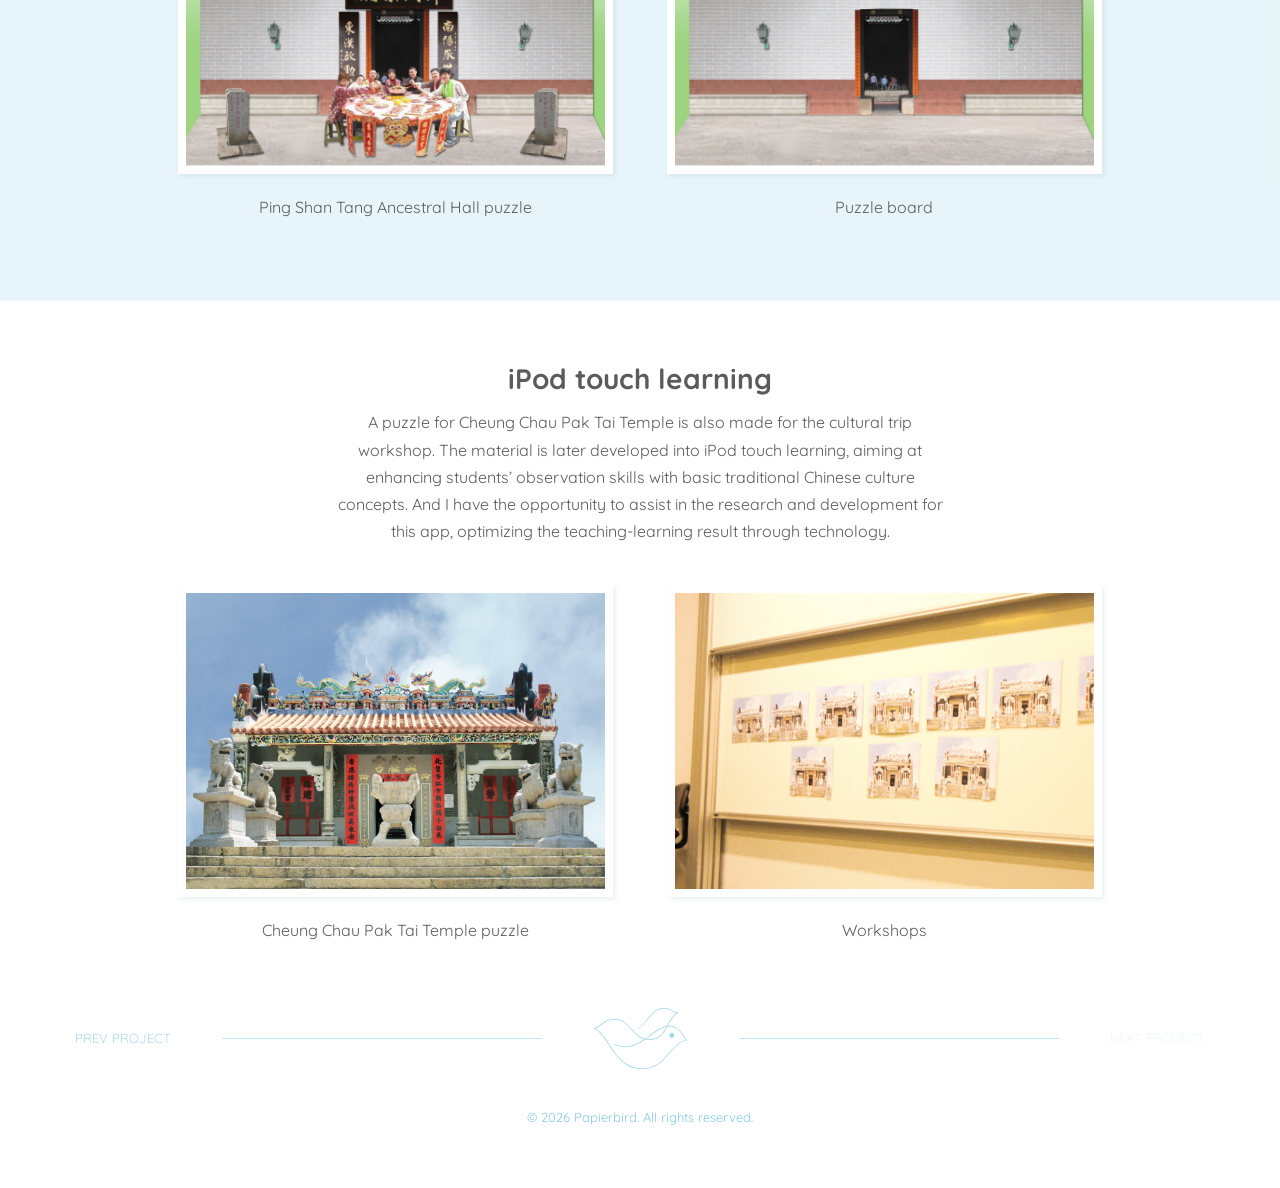
<file: projects/web/tccteaching.html>
<!DOCTYPE html>
<html lang="en">
	<!-- head -->
	<head>
		<meta charset="UTF-8" />
		<meta name="viewport" content="width=device-width, initial-scale=1.0" />
		<meta name="robots" content="noindex, nofollow, noarchive, nosnippet" />
		<meta http-equiv="X-UA-Compatible" content="ie=edge" />
		<title>:: Papierbird :: Tradictional Chinese Culture Teaching Materials ::</title>

		<link rel="stylesheet" href="../../css/menu.css" />
		<link rel="stylesheet" href="../../css/style.css?rnd=7" />
		<link rel="stylesheet" href="../../bootstrap/bootstrap.min.css" />
		<script src="../../bootstrap/jquery.min.js"></script>
		<script src="../../bootstrap/bootstrap.min.js"></script>
		<script src="../../bootstrap/popper.min.js"></script>

		<link href="https://fonts.googleapis.com/css2?family=Noto+Serif+TC:wght@700&display=swap" rel="stylesheet"> 

	</head>
	<!-- end of head -->

	<body
		class="disable-select project"
		oncontextmenu="return false;"
		ondragstart="return false"
	>
		<!-- header -->
		<div class="project-header mt-4 mb-4 mt-md-5 mb-md-5 container-fluid">
			<div class="row">
				<header class="d-flex justify-content-center align-items-center w-100">
					<a class="h6 text-right te" href="../../works.html">BACK TO WORK</a>
					<div class="header-line col-2 col-md-3"></div>
					<a href="../../about.html"><img src="img/header_logo.svg" alt="" /></a>
					<div class="header-line col-2 col-md-3"></div>
					<a id="list-btn" class="h6 text-left te" data-toggle="modal" data-target="#listofworks"
					href="">LIST OF WORK</a>
				</header>
			</div>
		</div>

		<!-- list of works -->
		<div id="listofworks" class="modal fade" tabindex="-1" role="dialog" aria-hidden="true">
			<div class="modal-dialog modal-dialog-centered" role="document">

			  <div class="modal-content">
				<button type="button" class="close te" data-dismiss="modal">
					<img src="../../img/close.png" alt="">
				</button>

				<!-- Modal body -->
				<div class="modal-body">
					<ul class="list-group">
						<li><a href="tipsforsol.html">Tips for Successful Online Learning @ CUHK</a> </li>
						<li><a href="gecrw.html">GE Chinese<br>Reflective Writing</a> </li>
						<li><a href="slec.html">Self-learning Elementary Chinese</a> </li>
						<li><a href="wwfstep.html">WWF STEP</a> </li>
						<li><a href="aol.html">Art of Light</a> </li>
						<li><a href="tccteaching.html">Tradictional Chinese Culture Teaching Materials</a> </li>
					</ul>
				</div>
			  </div>

			</div>
		  </div> 

<!-------------------------------------------------- * -------------------------------------------------->

		<!-- info -->
		<div class="project-info container-fluid ">
			<div class="row">
				<div class="mt-4 mt-md-0 cr-text d-flex flex-row justify-content-evenly w-100">
					<div class="text-center col-3 col-sm-2"><b>CATEGORY</b>
						<p>Cultural Learning Materials</p>
					</div>
					<div class="text-center col-4 col-sm-2"><b>DELIVERABLES</b>
						<p>
							Graphic Design<br>Research and Development
						</p>
					</div>
					<div class="text-center col-3 col-sm-2"><b>TEAM</b>
						<p>Centre for University and School Partnership, the Chinese University of Hong Kong</p>
					</div>
				</div>
			</div>
		</div>

		<!-- main -->
		<div class="project-main mt-45 mt-md-5 container-fluid">
			<div class="row-0">

				<div class="d-flex flex-row w-100 pl-md-0 pr-md-0 mb-4 col-10 offset-1 col-md-8 offset-md-2">
					<h1 class="cr-whtext subhead">Cultural heritage from paper to iPod Touch</h1>
				</div>

				<div class="d-flex flex-column-reverse flex-md-row w-100">

					<div class="pl-md-0 pr-md-0 mt-md-0 mr-md-5 col-5 col-md-2 offset-md-2">
						<img class="tcc-main-img" src="img/tcc_01.jpg" alt="" >
					</div>


					<div class="pl-md-0 pr-md-0 mb-md-4 col-10 offset-1 col-md-45 offset-md-0">
						<p class="tcc-intro-box cr-proj-pp-frm mb-45 mb-md-4">
							While working at the Centre for University and School Partnership of CUHK, I assisted in promoting traditional Chinese culture, including Chinese pictographs, music, cuisine and architecture, through workshops and field trips. Teaching materials such as puzzles were created for teachers and students, and later developed into iPod touch learning materials for use during field trips.
						</p>
					</div>

				</div>
			</div>
		</div>

		<!-- section 1 & 2-->
		<div class="container-fluid">
			<div class="row cr-proj-pp-bg">

				<div class="mt-48 mt-md-5 mb-4 cr-proj d-flex flex-row justify-content-center w-100">

					<div class="text-md-center col-10 col-md-6">
						<h3 class="mb-3">Puzzles for introducing traditional Chinese culture
						</h3> 
						<p>
							In this project, team spirit plays an important part. Project team members go through different pre field trips and field trips to collect raw materials and take on the responsibility of cultural heritage. In one interesting workshop, simple puzzle is decided to be used for introducing traditional Chinese architecture and culture after team discussion. The Ping Shan Tang Ancestral Hall puzzle was created. Teachers and students have to put the plaque, couplets and decoration on the puzzle board, learning the symbolic meaning behind the scene.
						</p>
					</div>

				</div>

				<div class="cr-proj mb-48 mb-md-6 d-md-flex flex-column flex-md-row justify-content-center w-100">

					<div class="col-10 offset-1 offset-md-un col-md-4 text-center mr-md-4 mb-4 mb-md-0">
						<img class="proj-imgshadow" src="img/tcc_02.jpg" alt=""><br>
						Ping Shan Tang Ancestral Hall puzzle
					</div>

					<div class="col-10 offset-1 offset-md-un col-md-4 text-center">
						<img class="proj-imgshadow" src="img/tcc_03.jpg" alt=""><br>
						Puzzle board
					</div>

				</div>

			</div>
		</div>


		<!-- section 1 & 2-->
		<div class="container-fluid ">
			<div class="row">

				<div class="mt-48 mt-md-5 mb-4 cr-proj d-flex flex-row justify-content-center w-100">

					<div class="text-md-center col-10 col-md-6">
						<h3 class="mb-3">iPod touch learning </h3> 
						<p>
							A puzzle for Cheung Chau Pak Tai Temple is also made for the cultural trip workshop. 
							The material is later developed into iPod touch learning, 
							aiming at enhancing students’ observation skills with basic traditional Chinese culture concepts.
							And I have the opportunity to assist in the research and development for this app, optimizing the teaching-learning result through technology.
						</p>
					</div>

				</div>

				<div class="cr-proj d-md-flex flex-column flex-md-row justify-content-center w-100">

					<div class="col-10 offset-1 offset-md-un col-md-4 text-center mr-md-4 mb-4 mb-md-0">
							<img class="proj-imgshadow" src="img/tcc_04.jpg" alt="">						
							Cheung Chau Pak Tai Temple puzzle
					</div>

					<div class="col-10 offset-1 offset-md-un col-md-4 text-center">
							<img class="proj-imgshadow" src="img/tcc_05.jpg" alt="">						
							Workshops
					</div>

				</div>

			</div>
		</div>
<!-------------------------------------------------- * -------------------------------------------------->

		<!-- bottom header -->
		<div class="project-header container-fluid">

			<div class="row">
				<header class="mt-48 mt-md-5 mb-4 d-flex justify-content-center align-items-center w-100">
					<!-- pref -->
					<a class="h6 text-right te" href="aol.html">PREV PROJECT</a>
					<div class="header-line col-2 col-md-3"></div>
					<a href="../../about.html"><img src="img/header_logo.svg" alt="" /></a>
					<div class="header-line col-2 col-md-3"></div>
					<!-- next -->
					<a class="h6 cr-whtext text-left te" style="opacity:0.2;">NEXT PROJECT</a>
				</header>		

				<!-- footer -->
				<footer class="text-center w-100 h6 mt-4 mt-sm-4 mb-3">
					&#169 <script>document.write(new Date().getFullYear())</script> Papierbird. All rights reserved.
				</footer>

			</div>
		</div>

		<script src="../../js/js.js"></script>
	</body>
</html>
</file>
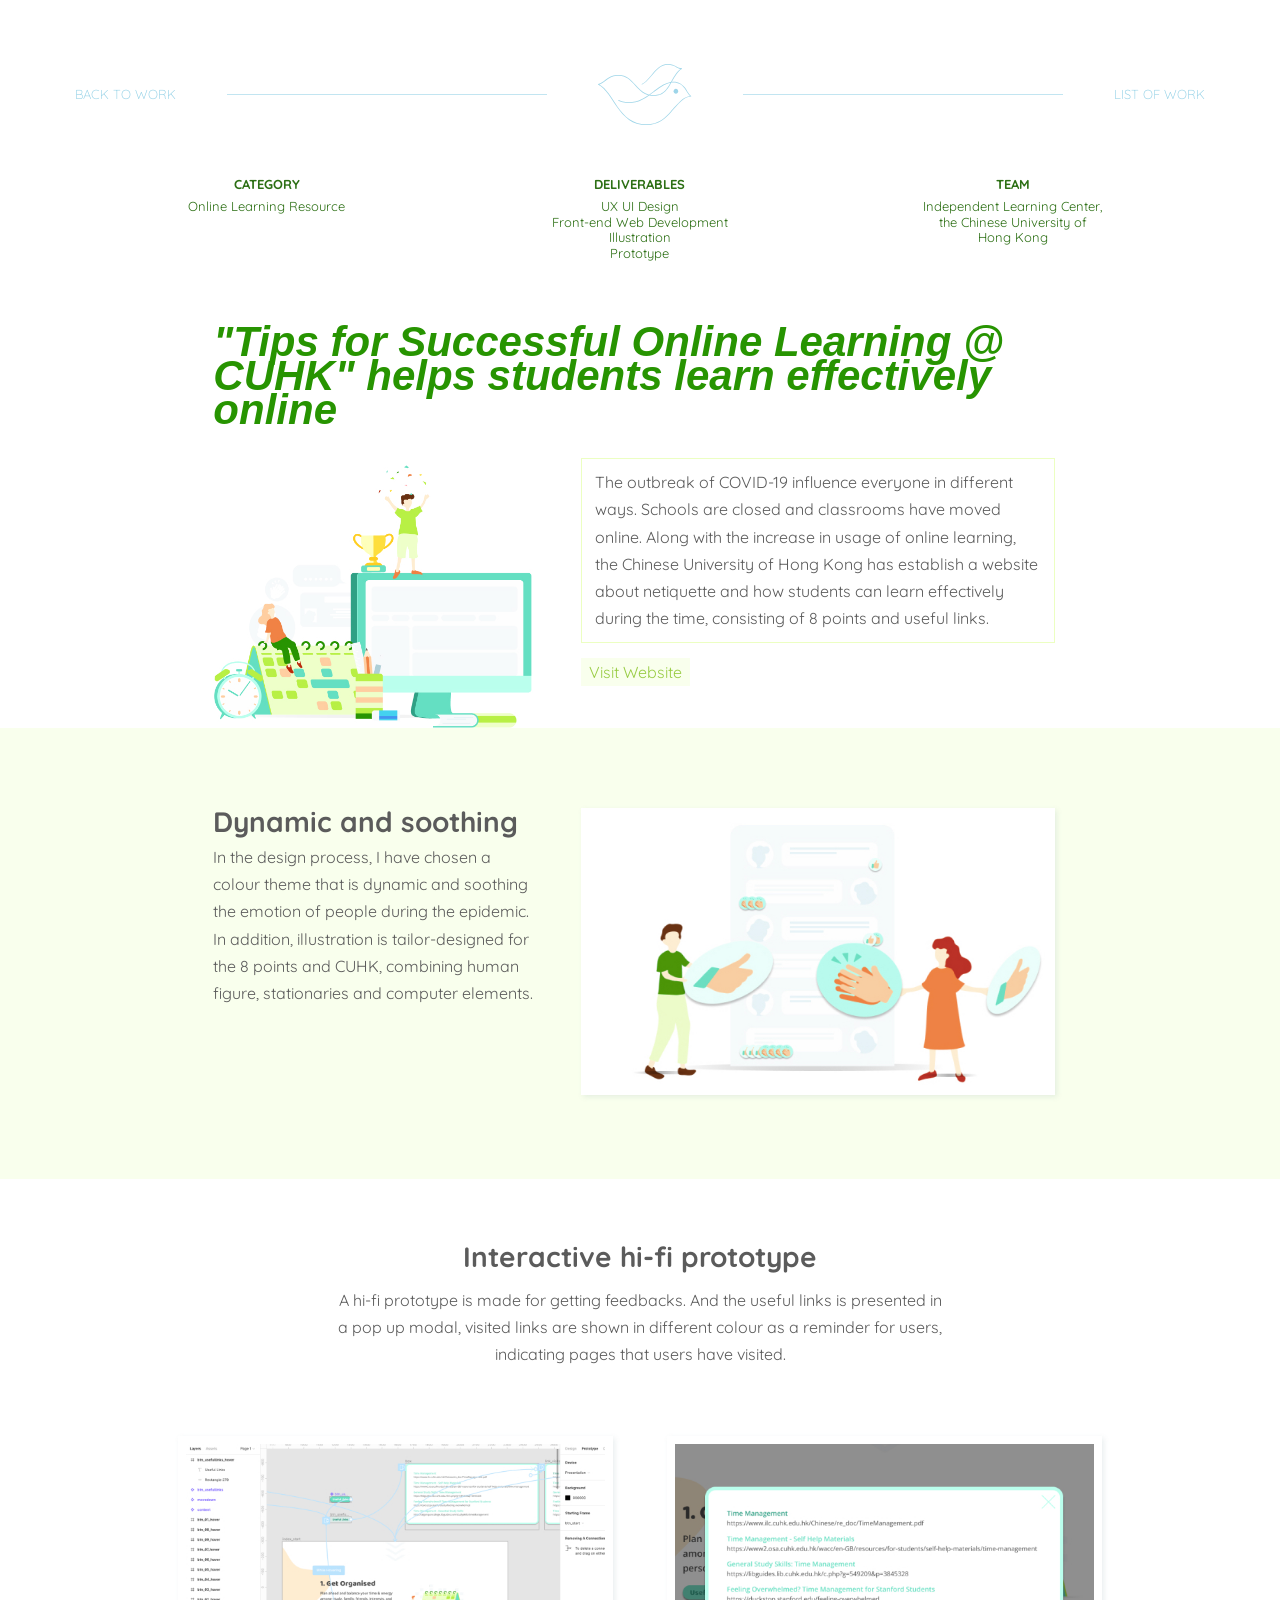
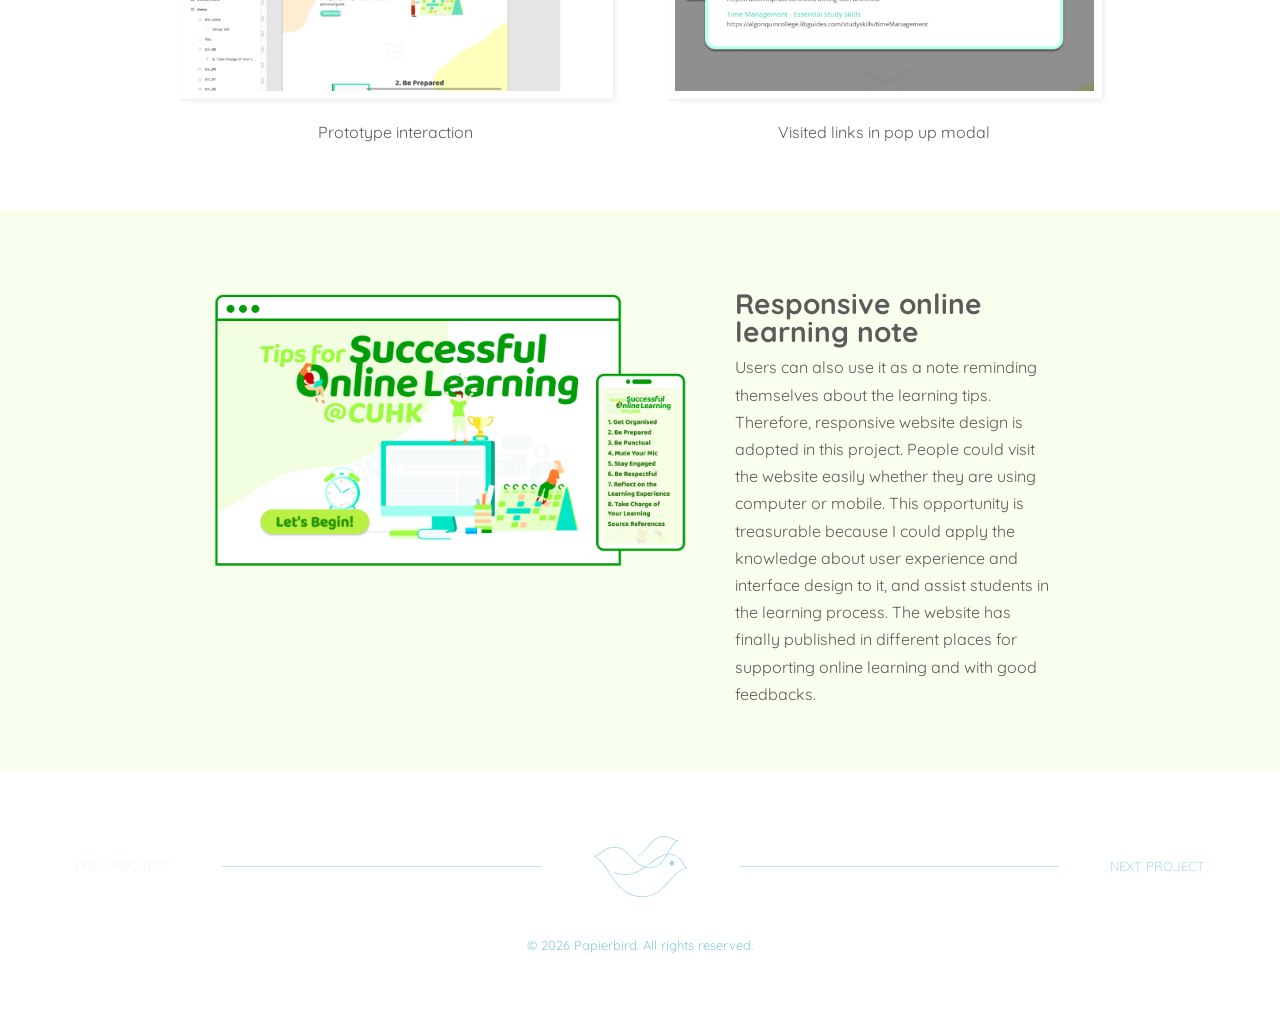
<file: projects/web/tipsforsol.html>
<!DOCTYPE html>
<html lang="en">
	<!-- head -->
	<head>
		<meta charset="UTF-8" />
		<meta name="viewport" content="width=device-width, initial-scale=1.0" />
		<meta name="robots" content="noindex, nofollow, noarchive, nosnippet" />
		<meta http-equiv="X-UA-Compatible" content="ie=edge" />
		<title>:: Papierbird :: Tips for Successful Online Learning @ CUHK ::</title>

		<link rel="stylesheet" href="../../css/menu.css" />
		<link rel="stylesheet" href="../../css/style.css?rnd=4" />
		<link rel="stylesheet" href="../../bootstrap/bootstrap.min.css" />
		<script src="../../bootstrap/jquery.min.js"></script>
		<script src="../../bootstrap/bootstrap.min.js"></script>
		<script src="../../bootstrap/popper.min.js"></script>
	</head>
	<!-- end of head -->

	<body
		class="disable-select project"
		oncontextmenu="return false;"
		ondragstart="return false"
	>
		<!-- header -->
		<div class="project-header mt-4 mb-4 mt-md-5 mb-md-5 container-fluid">
			<div class="row">
				<header class="d-flex justify-content-center align-items-center w-100">
					<a class="h6 text-right te" href="../../works.html">BACK TO WORK</a>
					<div class="header-line col-2 col-md-3"></div>
					<a href="../../about.html"><img src="img/header_logo.svg" alt="" /></a>
					<div class="header-line col-2 col-md-3"></div>
					<a id="list-btn" class="h6 text-left te" data-toggle="modal" data-target="#listofworks"
					href="">LIST OF WORK</a>
				</header>
			</div>
		</div>

		<!-- list of works -->
		<div id="listofworks" class="modal fade" tabindex="-1" role="dialog" aria-hidden="true">
			<div class="modal-dialog modal-dialog-centered" role="document">

			  <div class="modal-content">
				<button type="button" class="close te" data-dismiss="modal">
					<img src="../../img/close.png" alt="">
				</button>

				<!-- Modal body -->
				<div class="modal-body">
					<ul class="list-group">
						<li><a href="tipsforsol.html">Tips for Successful Online Learning @ CUHK</a> </li>
						<li><a href="gecrw.html">GE Chinese<br>Reflective Writing</a> </li>
						<li><a href="slec.html">Self-learning Elementary Chinese</a> </li>
						<li><a href="wwfstep.html">WWF STEP</a> </li>
						<li><a href="aol.html">Art of Light</a> </li>
						<li><a href="tccteaching.html">Tradictional Chinese Culture Teaching Materials</a> </li>
					</ul>
				</div>
			  </div>

			</div>
		  </div> 

<!-------------------------------------------------- * -------------------------------------------------->

		<!-- info -->
		<div class="project-info container-fluid ">
			<div class="row">
				<div class="mt-4 mt-md-0 cr-proj-sol-info d-flex flex-row justify-content-evenly w-100">
					<div class="text-center col-3 col-sm-2"><b>CATEGORY</b>
						<p>Online Learning Resource</p>
					</div>
					<div class="text-center col-4 col-sm-2"><b>DELIVERABLES</b>
						<p>UX UI Design<br>Front-end Web Development<br>Illustration<br>Prototype
						</p>
					</div>
					<div class="text-center col-3 col-sm-2"><b>TEAM</b>
						<p>Independent Learning Center, the Chinese University of Hong Kong</p>
					</div>
				</div>
			</div>
		</div>

		<!-- main -->
		<div class="project-main mt-45 mt-md-5 container-fluid">
			<div class="row-0">

				<div class="d-flex flex-row w-100 pl-md-0 pr-md-0 mb-4 col-10 offset-1 col-md-8 offset-md-2">
					<h1 class="cr-proj-sol subhead">"Tips for Successful Online Learning @ CUHK" helps students learn effectively online</h1>
				</div>
				<div class="d-flex flex-column-reverse flex-md-row w-100">

					<div class="pl-md-0 pr-md-0 mt-45 mt-md-0 mr-md-5 col-10 offset-1 col-md-3 offset-md-2">
						<img src="img/tipsforsol_01.jpg" alt="">
					</div>


					<div class="pl-md-0 pr-md-0 mb-md-4 col-10 offset-1 col-md-45 offset-md-0">
						<p class="cr-proj-sol-frm">
							The outbreak of COVID-19 influence everyone in different ways. Schools are closed and classrooms have moved online. Along with the increase in usage of online learning, the Chinese University of Hong Kong has establish a website about netiquette and how students can learn effectively during the time, consisting of 8 points and useful links.
						</p>
						<a class="cr-proj-sol-bg cr-proj-sol-link te px-2 py-1" target="_blank" href="https://ilc.link/SOL">Visit Website</a>
					</div>

				</div>
			</div>
		</div>

		<!-- section 3 -->
		<div class="container-fluid">
			<div class="row-0 cr-proj-sol-bg">

				<div class="d-flex flex-column flex-md-row w-100 mt-48 mt-md-6 mb-48 mb-md-55 ">

					<div class="pl-md-0 pr-md-0 mr-md-5 col-10 offset-1 col-md-3 offset-md-2">
						<h3>Dynamic and soothing</h3>
						<p>
							In the design process, I have chosen a colour theme that is dynamic and soothing the emotion of people during the epidemic. In addition, illustration is tailor-designed for the 8 points and CUHK, combining human figure, stationaries and computer elements. 
						</p>
					</div>

					<div class="pl-md-0 pr-md-0 mt-3 mt-md-0 col-10 offset-1 col-md-45 offset-md-0">
						<img class="proj-imgshadow" src="img/tipsforsol_02.jpg" alt="">
					</div>
					
				</div>
			</div>
		</div>

		<!-- section 1 & 2-->
		<div class="container-fluid">
			<div class="row">
				<div class="mt-48 mt-md-5 mb-11 cr-proj d-flex flex-row justify-content-center w-100">

					<div class="text-md-center col-10 col-md-6">
						<h3 class="mb-3">Interactive hi-fi prototype</h3> 
						<p>
							A hi-fi prototype is made for getting feedbacks. And the useful links is presented in a pop up modal, visited links are shown in different colour as a reminder for users, indicating pages that users have visited. 

						</p>
					</div>
				</div>
			</div>
		</div>

		<!-- section 2 -->
		<div class="container-fluid project-half">
			<div class="row">

				<div class="cr-proj d-md-flex flex-column flex-md-row justify-content-center w-100">

					<div class="col-10 offset-1 offset-md-un col-md-4 text-center mr-md-4 mb-4 mb-md-0">
						<img class="proj-imgshadow" src="img/tipsforsol_03.jpg" alt=""><br>
						Prototype interaction
					</div>

					<div class="col-10 offset-1 offset-md-un col-md-4 text-center">
						<img class="proj-imgshadow" src="img/tipsforsol_04.jpg" alt=""><br>
						Visited links in pop up modal
					</div>

				</div>
			</div>
		</div>


		<!-- section 4 -->
		<div class="mt-48 mt-md-5 container-fluid">
			<div class="row-0 cr-proj-sol-bg">

				<div class="d-flex flex-column flex-md-row w-100 mt-48 mt-md-6 mb-48 mb-md-5 ">

					<div class=" pl-md-0 pr-md-0 mt-3 mt-md-0 mb-4 mb-md-0 mr-md-5 col-10 offset-1 col-md-45 offset-md-2">
						<img src="img/tipsforsol_05.png" alt="">
					</div>

					<div class="pl-md-0 pr-md-0 col-10 offset-1 col-md-3 offset-md-0">
						<h3>Responsive online learning note</h3>
						<p>
							Users can also use it as a note reminding themselves about the learning tips. Therefore, responsive website design is adopted in this project. People could visit the website easily whether they are using computer or mobile. This opportunity is treasurable because I could apply the knowledge about user experience and interface design to it, and assist students in the learning process. The website has finally published in different places for supporting online learning and with good feedbacks.
						</p>
					</div>


					
				</div>
			</div>
		</div>

<!-------------------------------------------------- * -------------------------------------------------->

		<!-- bottom header -->
		<div class="project-header container-fluid">

			<div class="row">
				<header class="mt-48 mt-md-5 mb-4 d-flex justify-content-center align-items-center w-100">
					<!-- pref -->
					<a class="h6 cr-whtext text-right te" style="opacity:0.2;">PREV PROJECT</a>
					<div class="header-line col-2 col-md-3"></div>
					<a href="../../about.html"><img src="img/header_logo.svg" alt="" /></a>
					<div class="header-line col-2 col-md-3"></div>
					<!-- next -->
					<a class="h6 text-left te" href="gecrw.html">NEXT PROJECT</a>
				</header>		

				<!-- footer -->
				<footer class="text-center w-100 h6 mt-4 mt-sm-4 mb-3">
					&#169 <script>document.write(new Date().getFullYear())</script> Papierbird. All rights reserved.
				</footer>

			</div>
		</div>

		<script src="../../js/js.js"></script>
	</body>
</html>
</file>
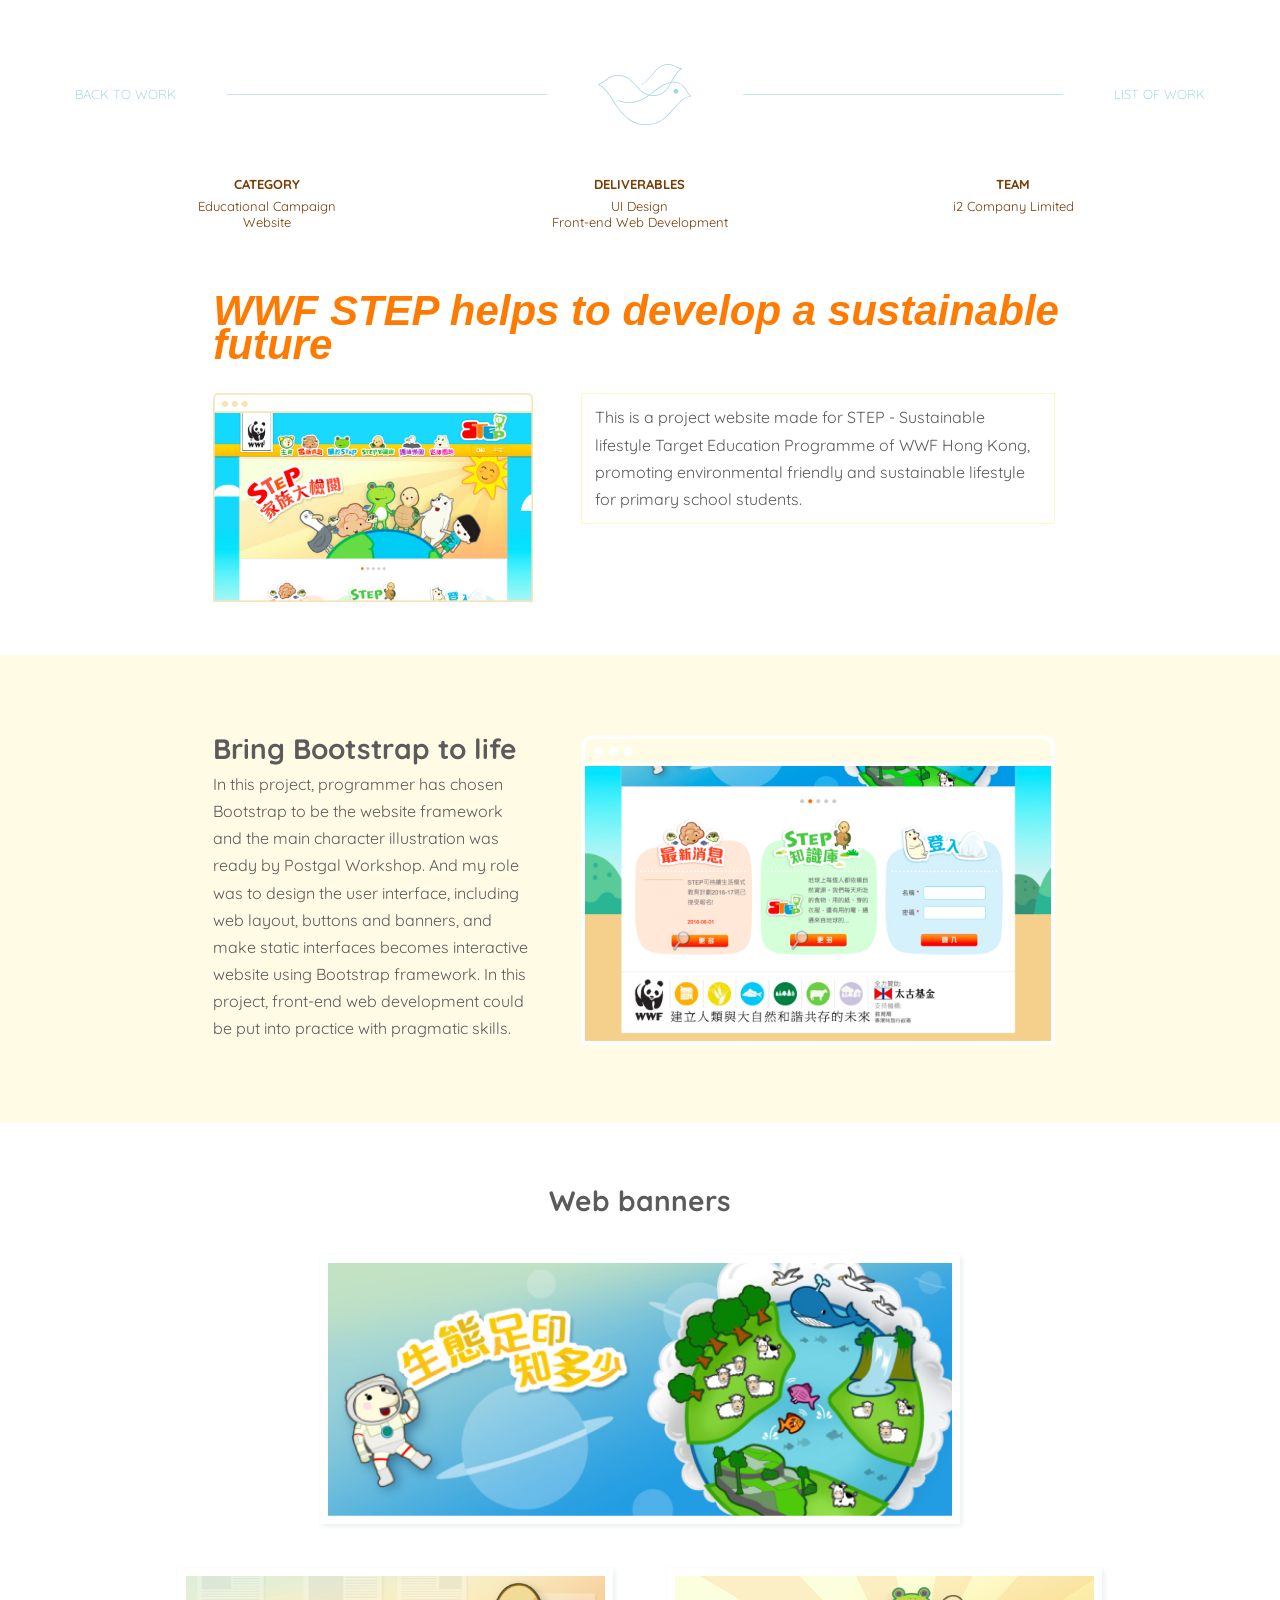
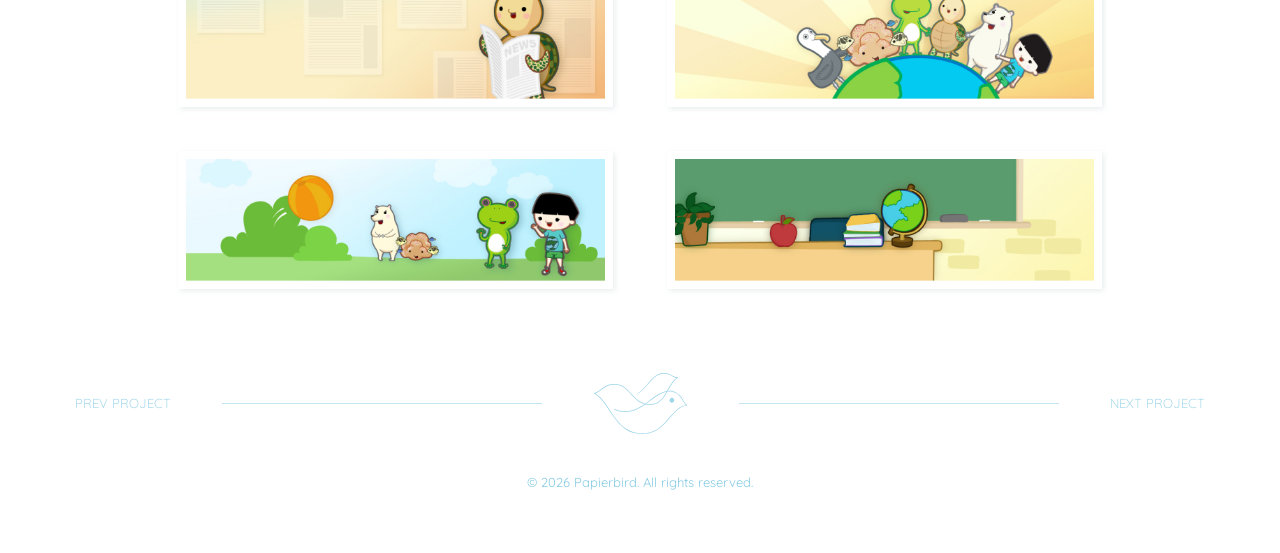
<file: projects/web/wwfstep.html>
<!DOCTYPE html>
<html lang="en">
	<!-- head -->
	<head>
		<meta charset="UTF-8" />
		<meta name="viewport" content="width=device-width, initial-scale=1.0" />
		<meta name="robots" content="noindex, nofollow, noarchive, nosnippet" />
		<meta http-equiv="X-UA-Compatible" content="ie=edge" />
		<title>:: Papierbird :: WWF STEP ::</title>

		<link rel="stylesheet" href="../../css/menu.css" />
		<link rel="stylesheet" href="../../css/style.css?rnd=4" />
		<link rel="stylesheet" href="../../bootstrap/bootstrap.min.css" />
		<script src="../../bootstrap/jquery.min.js"></script>
		<script src="../../bootstrap/bootstrap.min.js"></script>
		<script src="../../bootstrap/popper.min.js"></script>
	</head>
	<!-- end of head -->

	<body
		class="disable-select project"
		oncontextmenu="return false;"
		ondragstart="return false"
	>
		<!-- header -->
		<div class="project-header mt-4 mb-4 mt-md-5 mb-md-5 container-fluid">
			<div class="row">
				<header class="d-flex justify-content-center align-items-center w-100">
					<a class="h6 text-right te" href="../../works.html">BACK TO WORK</a>
					<div class="header-line col-2 col-md-3"></div>
					<a href="../../about.html"><img src="img/header_logo.svg" alt="" /></a>
					<div class="header-line col-2 col-md-3"></div>
					<a id="list-btn" class="h6 text-left te" data-toggle="modal" data-target="#listofworks"
					href="">LIST OF WORK</a>
				</header>
			</div>
		</div>

		<!-- list of works -->
		<div id="listofworks" class="modal fade" tabindex="-1" role="dialog" aria-hidden="true">
			<div class="modal-dialog modal-dialog-centered" role="document">

			  <div class="modal-content">
				<button type="button" class="close te" data-dismiss="modal">
					<img src="../../img/close.png" alt="">
				</button>

				<!-- Modal body -->
				<div class="modal-body">
					<ul class="list-group">
						<li><a href="tipsforsol.html">Tips for Successful Online Learning @ CUHK</a> </li>
						<li><a href="gecrw.html">GE Chinese<br>Reflective Writing</a> </li>
						<li><a href="slec.html">Self-learning Elementary Chinese</a> </li>
						<li><a href="wwfstep.html">WWF STEP</a> </li>
						<li><a href="aol.html">Art of Light</a> </li>
						<li><a href="tccteaching.html">Tradictional Chinese Culture Teaching Materials</a> </li>
					</ul>
				</div>
			  </div>

			</div>
		  </div> 

<!-------------------------------------------------- * -------------------------------------------------->

		<!-- info -->
		<div class="project-info container-fluid ">
			<div class="row">
				<div class="mt-4 mt-md-0 cr-proj-step-info d-flex flex-row justify-content-evenly w-100">
					<div class="text-center col-3 col-sm-2"><b>CATEGORY</b>
						<p>Educational Campaign Website</p>
					</div>
					<div class="text-center col-4 col-sm-2"><b>DELIVERABLES</b>
						<p>UI Design<br>Front-end Web Development
						</p>
					</div>
					<div class="text-center col-3 col-sm-2"><b>TEAM</b>
						<p>i2 Company Limited</p>
					</div>
				</div>
			</div>
		</div>

		<!-- main -->
		<div class="project-main mt-45 mt-md-5 mb-48 container-fluid">
			<div class="row-0">

				<div class="d-flex flex-row w-100 pl-md-0 pr-md-0 mb-4 col-10 offset-1 col-md-8 offset-md-2">
					<h1 class="cr-proj-step subhead">
						WWF STEP helps to develop a sustainable future
					</h1>
				</div>
				<div class="d-flex flex-column-reverse flex-md-row w-100">

					<div class="pl-md-0 pr-md-0 mt-45 mt-md-0 mr-md-5 col-10 offset-1 col-md-3 offset-md-2">
						<img src="img/wwfstep_01.jpg" alt="">
					</div>


					<div class="pl-md-0 pr-md-0 mb-md-4 col-10 offset-1 col-md-45 offset-md-0">
						<p class="cr-proj-step-frm">
							This is a project website made for STEP - Sustainable lifestyle Target Education Programme of WWF Hong Kong, promoting environmental friendly and sustainable lifestyle for primary school students.
						</p>
					</div>

				</div>
			</div>
		</div>

		<!-- section 3 -->
		<div class="container-fluid">
			<div class="row-0 cr-proj-step-bg">

				<div class="d-flex flex-column flex-md-row w-100 mt-48 mt-md-6 mb-48 mb-md-55 ">

					<div class="pl-md-0 pr-md-0 mr-md-5 col-10 offset-1 col-md-3 offset-md-2">
						<h3>Bring Bootstrap to life
						</h3>
						<p>
							In this project, programmer has chosen Bootstrap to be the website framework and the main character illustration was ready by Postgal Workshop. And my role was to design the user interface, including web layout, buttons and banners, and make static interfaces becomes interactive website using Bootstrap framework. In this project, front-end web development could be put into practice with pragmatic skills.

						</p>
					</div>

					<div class="pl-md-0 pr-md-0 mt-3 mt-md-0 col-10 offset-1 col-md-45 offset-md-0">
						<div class="proj-comp-bg proj-comp-bg-b ">
							<img src="img/wwfstep_02.jpg" alt="">
						</div>
					</div>
					
				</div>
			</div>
		</div>

		<!-- section 1 & 2-->
		<div class="container-fluid">
			<div class="row">

				<div class="mt-48 mt-md-5 mb-4 cr-proj d-flex flex-row justify-content-center w-100">

					<div class="text-md-center col-10 col-md-6">
						<h3 class="mb-3">Web banners</h3> 
					</div>

				</div>

				<div class="d-flex flex-column flex-md-row w-100">
					<div class="pl-md-0 pr-md-0 mt-0 mt-md-0 mr-md-5 mb-4 col-10 offset-1 col-md-6 offset-md-3 text-center">
						<img class="proj-imgshadow" src="img/wwfstep_03.jpg" alt=""><br>
					</div>
				</div>
			
				<div class="cr-proj mb-4 d-md-flex flex-column flex-md-row justify-content-center w-100">
					<div class="col-10 offset-1 offset-md-un col-md-4 text-center mr-md-4 mb-4 mb-md-0">
						<img class="proj-imgshadow" src="img/wwfstep_04.jpg" alt=""><br>
					</div>
					<div class="col-10 offset-1 offset-md-un col-md-4 text-center">
						<img class="proj-imgshadow" src="img/wwfstep_05.jpg" alt=""><br>
					</div>
				</div>

				<div class="cr-proj d-md-flex flex-column flex-md-row justify-content-center w-100">
					<div class="col-10 offset-1 offset-md-un col-md-4 text-center mr-md-4 mb-4 mb-md-0">
						<img class="proj-imgshadow" src="img/wwfstep_06.jpg" alt=""><br>
					</div>
					<div class="col-10 offset-1 offset-md-un col-md-4 text-center">
						<img class="proj-imgshadow" src="img/wwfstep_07.jpg" alt=""><br>
					</div>
				</div>

			</div>
		</div>

<!-------------------------------------------------- * -------------------------------------------------->

		<!-- bottom header -->
		<div class="project-header container-fluid">

			<div class="row">
				<header class="mt-48 mt-md-5 mb-4 d-flex justify-content-center align-items-center w-100">
					<!-- pref -->
					<a class="h6 text-right te" href="slec.html">PREV PROJECT</a>
					<div class="header-line col-2 col-md-3"></div>
					<a href="../../about.html"><img src="img/header_logo.svg" alt="" /></a>
					<div class="header-line col-2 col-md-3"></div>
					<!-- next -->
					<a class="h6 text-left te" href="aol.html">NEXT PROJECT</a>
				</header>		

				<!-- footer -->
				<footer class="text-center w-100 h6 mt-4 mt-sm-4 mb-3">
					&#169 <script>document.write(new Date().getFullYear())</script> Papierbird. All rights reserved.
				</footer>

			</div>
		</div>

		<script src="../../js/js.js"></script>
	</body>
</html>
</file>
<file: css/global.css>
html,
body {
	height: 100%;
}

body h5,
body .h5 {
	font-size: 16px;
}

.main {
	display: flex;
	align-items: center;
	justify-content: center;
	line-height: 1.2;
	height: 100%;
}

.paper {
	max-width: 400px !important;
	min-width: 270px;
	height: 560px !important;
	padding-top: 100px;
	background: #ffffff;
	box-shadow: 2px 6px 15px rgba(112, 150, 155, 0.2);
}

@media screen and (max-width: 576px) {
	.paper {
		max-width: 270px !important;
		height: 380px !important;
	}
}

.mtheme-c {
	color: rgb(81, 134, 142);
}

p {
	text-shadow: 3px 3px 3px rgba(112, 150, 155, 0.1);
	font-weight: 200;
	opacity: 0.5;
	margin: 0 !important;
}

.btn-login {
	width: 150px;
	height: 29px;
	background: rgba(112, 150, 155, 0.2);
	font-weight: 400;
	color: #ffffff;
	text-shadow: 1px 2px 2px rgba(112, 150, 155, 0.9);
	text-decoration: none;
	/* margin-bottom: 12px; */
}

a.btn-login:hover {
	background: rgba(112, 150, 155, 0.3);
	text-shadow: none;
}

.btn-loginmail {
	font-size: 15px;
	margin-bottom: 8px;
	opacity: 0.4;
}

a.btn-loginmail:hover {
	opacity: 0.5;
}

.mailmsg {
	width: 220px;
	height: auto;
	font-size: 14px;
	text-align: center;
	opacity: 0%;
}

.mailmsg p {
	text-shadow: 2px 2px 2px rgba(112, 150, 155, 0.1);
}

.hidemsg {
	visibility: hidden;
	transition: all 1000ms ease;
}

a.btn-loginmail:hover + .hidemsg {
	visibility: visible !important;
	opacity: 100%;
	transition: all 1000ms ease;
}

.errpage p {
	opacity: unset;
}

.errpage {
	color: rgba(81, 134, 142, 0.5);
	padding-top: 0 !important;
}

.errpage a {
	color: rgba(81, 134, 142, 0.6);
}
.errpage a:hover {
	color: rgba(81, 134, 142, 0.7);
}
</file>
<file: css/globalbal.css>
.paperfrm {
    max-width: 500px !important;
    min-width: 270px !important;
    height: 644px;
    background: #ffffff;
    border: 0.25px solid rgba(112, 150, 155, 0.3);
}


.blanksquare {
    height: 60px;
    width: 60px;
    background-color: white;
    display: block;
    position: absolute;
}

.bstl {
    top: -30px;
    left: -30px;
}

.bsbr {
    bottom: -30px;
    right: -30px;
}

.paperfrm img {
    width: 35%;
    margin-bottom: 10px;
}

.intro {
    width: 300px;
    font-weight: 200;
    opacity: 0.5;
}

.intro-vline {
    display: block;
    border-right: 0.25px solid rgba(112, 150, 155, 0.3);
    height: 15%;
    margin: 8% 0;
}

.btn-portfo {
    width: 220px;
    height: 29px;
    background: rgba(112, 150, 155, 0.1);
    color: rgba(112, 150, 155, 0.6);
    font-weight: 300;
}

a.btn-portfo:hover {
    color: white;
    background: rgba(112, 150, 155, 0.3);
}

@media screen and (max-width: 576px) {
    .paperfrm {
        max-width: 295px !important;
        height: 400px !important;
    }

    .paperfrm img {
        width: 40%;
        margin-bottom: 5px;
    }

    .intro,
    .btn-portfo {
        font-size: 0.9em !important;
    }

    .btn-portfo {
        width: 200px;

        .intro-vline {
            height: 8%;
            margin: 4% 0;
        }

    }
</file>
<file: css/menu.css>
/* menu */

.menu-wrap {
	position: fixed;
	top: 0;
	right: 0;
	left: 0;
	z-index: 5000;
	display: flex;
}

ul.navbar-nav {
	display: flex;
	flex-direction: row;
	margin-top: 15px;
}

ul.navbar-nav li a.nav-link {
	font-size: 12px;
	height: 32px;
	font-weight: light;
	color: #ffffff;
	background-color: rgba(134, 202, 247, 0.2);
	padding: 6px 12px;
	-webkit-transition: all 500ms ease;
	-o-transition: all 500ms ease;
	transition: all 500ms ease;
}

ul li a.nav-link:hover {
	background-color: rgba(134, 202, 247, 0.7);
	color: #ffffff;
}

li.nav-item:not(:last-child) {
	margin-right: 35px;
}

.toggler {
	display: none;
}

/* -------------------------------------------------- lalala -------------------------------------------------- */

@media only screen and (max-width: 576px) {
	.toggler {
		position: absolute;
		top: 0.5rem;
		right: 0.5rem;
		width: 60px;
		height: 60px;
		z-index: 6000;
		opacity: 0;
		cursor: pointer;
		display: block;
	}

	.hamburger {
		position: absolute;
		top: 1rem;
		right: 1rem;
		width: 50px;
		height: 50px;
		border-radius: 50%;
		z-index: 5500;
		display: flex;
		align-items: center;
		justify-content: center;
		background-color: rgba(134, 203, 227, 0.4);
	}

	.hamburger > div {
		position: absolute;
		width: 50%;
		height: 3px;
		border-radius: 1.5px;
		background-color: #ffffff;
		transition: 0.4s;
	}

	.hamburger > div:before {
		content: '';
		position: absolute;
		width: 100%;
		height: 3px;
		border-radius: 1.5px;
		background-color: #ffffff;
		top: -10px;
		right: 0;
		transition: 0.4s;
	}

	.hamburger > div:after {
		content: '';
		position: absolute;
		width: 100%;
		height: 3px;
		border-radius: 1.5px;
		background-color: #ffffff;
		top: 10px;
		left: 0;
		transition: 0.4s;
	}

	.toggler:checked + .hamburger > div {
		transform: rotate(-225deg);
		-webkit-transition: all 500ms ease;
		-o-transition: all 500ms ease;
		transition: all 500ms ease;
	}

	.toggler:checked:hover + .hamburger > div {
		transform: rotate(-225deg);
	}

	.toggler:checked + .hamburger > div:before,
	.toggler:checked + .hamburger > div:after {
		top: 0;
		transform: rotate(90deg);
	}

	ul.navbar-nav {
		flex-direction: column;
		font-size: 10vw !important;
	}

	ul.navbar-nav li.nav-item {
		margin: 1vw 0 !important;
	}

	.menu {
		position: fixed;
		top: 0;
		left: 0;
		width: 100%;
		height: 100%;
		visibility: hidden;
		transition: 0.6s;
	}

	.menu > div {
		position: absolute;
		top: 50%;
		left: 50%;
		transform: translateX(150%) translateY(-50%);
		width: 1800px;
		height: 1800px;
		border-radius: 50%;
		background-color: rgba(255, 255, 255, 0.95);
		display: flex;
		justify-content: center;
		align-items: center;
		text-align: center;
		transition: 0.6s;
	}

	.menu > div > div {
		max-width: 90vw;
		max-height: 100vh;
		opacity: 0;
		transition: 0.6s;
	}

	.menu > div > div > ul > li {
		list-style: none;
	}

	ul.navbar-nav li a.nav-link {
		background-color: rgba(134, 202, 247, 0.8);
		font-size: 8vw !important;
		font-family: 'Gill Sans';
		font-style: italic;
		font-weight: 800 !important;
		height: unset;
		padding: 0.36em 0.7em !important;
		line-height: 0.8em;
	}

	.menu > div > div > ul > li > a {
		text-decoration: none;
		color: #fff;
		margin: 0.5rem;
		transition: 0.3s;
		display: inline-block;
	}

	.menu > div > div > ul > li > a:hover {
		background-color: rgba(134, 202, 247, 1);
	}

	.toggler:checked ~ .menu {
		visibility: visible;
	}

	.toggler:checked ~ .menu > div {
		transform: translateX(-50%) translateY(-50%);
	}

	.toggler:checked ~ .menu > div > div {
		opacity: 1;
	}
}

/* skills nav */

#myTab {
	border-bottom: unset;
	margin-bottom: 3em;
}

.what-cloud {
	background: url('../img/what_skills_cloud.svg') bottom center/100% no-repeat;
	height: auto;
}

ul.skillsnav li.nav-item:not(:last-child) {
	margin-right: 5vw;
}

ul.skillsnav.nav li.nav-item a {
	padding: unset;
}

ul.skillsnav a.nav-link {
	color: #86cbe3;
	text-align: center;
	border: unset;
	background-color: unset;
	padding: 3px 25px !important;
	-webkit-transition: unset;
	-o-transition: unset;
	transition: unset;
}

ul.skillsnav a.nav-link.active,
ul.skillsnav a.nav-link:hover {
	border: unset;
	background-color: unset;
	color: #285c7e;
	margin-left: -25px;
	padding-left: 50px !important;
}

ul.skillsnav a#overall-tab.active,
ul.skillsnav a#overall-tab:hover {
	background: url('../img/what_skillsbtn_gf.svg') left no-repeat;
}

ul.skillsnav a#software-tab.active,
ul.skillsnav a#software-tab:hover {
	background: url('../img/what_skillsbtn_yf.svg') left no-repeat;
}

ul.skillsnav a#coding-tab.active,
ul.skillsnav a#coding-tab:hover {
	background: url('../img/what_skillsbtn_bf.svg') left no-repeat;
}

@media only screen and (max-width: 320px) {
	.skillsnav {
		margin-left: 10px;
	}
}

@media only screen and (max-width: 576px) {
	ul.skillsnav a.nav-link {
		padding: 1px 12px !important;
	}

	ul.skillsnav a.nav-link.h4,
	.s-item.what-cloud.h4 {
		font-size: 1rem;
	}

	ul.skillsnav li.nav-item:not(:last-child) {
		margin-right: 3vw;
	}

	ul.skillsnav a.nav-link.active,
	ul.skillsnav a.nav-link:hover {
		margin-left: -12px;
		padding-left: 24px !important;
	}

	ul.skillsnav a#overall-tab.active,
	ul.skillsnav a#overall-tab:hover {
		background: url('../img/what_skillsbtn_gf.svg') left/23% no-repeat;
	}

	ul.skillsnav a#software-tab.active,
	ul.skillsnav a#software-tab:hover {
		background: url('../img/what_skillsbtn_yf.svg') left/23% no-repeat;
	}

	ul.skillsnav a#coding-tab.active,
	ul.skillsnav a#coding-tab:hover {
		background: url('../img/what_skillsbtn_bf.svg') left/23% no-repeat;
	}
}

/* my tab content */

#myTabContent .what-skills-level {
	margin-bottom: 2em;
}

.what-skills-table {
	width: 70vw;
	display: grid;
	/* grid-template-columns: repeat(6, 1fr);grid-template-rows: repeat(8, 1fr); */
	grid-column-gap: 35px;
	grid-row-gap: 20px;
}

.s-item {
	padding-bottom: 1.2vw;
	text-align: center;
	margin-bottom: unset !important;
	line-height: unset !important;
	min-width: 150px;
	color: #285c7e !important;
}

/* types */

.s-be {
	grid-area: 1 / 2 / 2 / 3;
}

.s-elmt {
	grid-area: 1 / 3 / 2 / 4;
}

.s-int {
	grid-area: 1 / 4 / 2 / 5;
}

.s-adv {
	grid-area: 1 / 5 / 2 / 6;
}

.s-exp {
	grid-area: 1 / 6 / 2 / 7;
}

/* items */

.s-item1 {
	grid-area: 2 / 1 / 3 / 2;
}

.s-item2 {
	grid-area: 3 / 1 / 4 / 2;
}

.s-item3 {
	grid-area: 4 / 1 / 5 / 2;
}

.s-item4 {
	grid-area: 5 / 1 / 6 / 2;
}

.s-item5 {
	grid-area: 6 / 1 / 7 / 2;
}

.s-item6 {
	grid-area: 7 / 1 / 8 / 2;
}

.s-item7 {
	grid-area: 8 / 1 / 9 / 2;
}

.s-item8 {
	grid-area: 9 / 1 / 10 / 2;
}

/* level */

/* overall level */
.s-res {
	grid-area: 2 / 2 / 3 / 5;
}

.s-des {
	grid-area: 3 / 2 / 4 / 7;
}

.s-code {
	grid-area: 4 / 2 / 5 / 6;
}

/* software level */
.s-ps {
	grid-area: 2 / 2 / 3 / 7;
}

.s-illu {
	grid-area: 3 / 2 / 4 / 7;
}

.s-ind {
	grid-area: 4 / 2 / 5 / 7;
}

.s-fig {
	grid-area: 5 / 2 / 6 / 6;
}


.s-ae {
	grid-area: 6 / 2 / 7 / 5;
}

.s-pp {
	grid-area: 7 / 2 / 8 / 5;
}



/* coding level */
.s-html {
	grid-area: 2 / 2 / 3 / 7;
}

.s-css {
	grid-area: 3 / 2 / 4 / 7;
}

.s-js {
	grid-area: 4 / 2 / 5 / 5;
}

.s-bsp {
	grid-area: 5 / 2 / 6 / 6;
}




/* length */

.s-sle {
	display: none;
}

/* level bg */
.s-le-adv-exp {
	background: url('../img/what_sle_adv_exp.svg') bottom center/100% no-repeat;
	height: 100%;
	margin-right: 1vw;
}

.s-le-elmt-int {
	background: url('../img/what_sle_elmt_int.svg') bottom center/100% no-repeat;
	height: 100%;
	margin-right: 1vw;
}

.s-le-be {
	background: url('../img/what_sle_be.svg') bottom center/100% no-repeat;
	height: 100%;
}

@media only screen and (max-width: 768px) {
	#myTabContent {
		justify-content: center;
	}

	.s-be,
	.s-elmt,
	.s-int,
	.s-adv,
	.s-exp {
		display: none;
	}

	.s-item {
		padding-bottom: 2.1vw;
		min-width: 7em;
	}

	/* short level*/
	.s-res,
	.s-ps,
	.s-html {
		grid-area: 2 / 2 / 3 / 4;
	}

	.s-des,
	.s-illu,
	.s-css {
		grid-area: 3 / 2 / 4 / 4;
	}

	.s-code,
	.s-ind,
	.s-js {
		grid-area: 4 / 2 / 5 / 4;
	}

	.s-fig,
	.s-bsp {
		grid-area: 5 / 2 / 6 / 4;
	}

	.s-ae,
 {
		grid-area: 6 / 2 / 7 / 4;
	}

	.s-pp {
		grid-area: 7 / 2 / 8 / 4;
	}



	/* hide long length */

	.s-le-adv-exp,
	.s-le-elmt-int,
	.s-le-be {
		display: none;
	}
}

@media only screen and (min-width: 576px) and (max-width: 768px) {
	.s-sle {
		display: grid;
		background: url('../img/what_sle.svg') bottom center/100% no-repeat;
		height: auto;
		padding: 0 2vw 3vw 4vw;
		margin-top: 1vw;
		margin-bottom: 0 !important;
	}
}

@media only screen and (min-width: 400px) and (max-width: 576px) {
	.what-skills-table {
		margin-left: -10vw;
	}

	.s-sle {
		display: grid;
		background: url('../img/what_sle.svg') bottom center/100% no-repeat;
		height: auto;
		padding: 0vw 10vw 2.3vw 4vw;
		margin-top: 1vw;
		margin-bottom: 0 !important;
	}
}

@media only screen and (max-width: 400px) {
	.what-skills-table {
		margin-left: -15vw;
	}

	.s-sle {
		display: grid;
		background: url('../img/what_sle.svg') bottom center/100% no-repeat;
		height: auto;
		padding: 0vw 10vw 2.3vw 4vw;
		margin-top: 1vw;
		margin-bottom: 0 !important;
		margin-left: -5vw;
	}
}
</file>
<file: css/style.css>
@font-face {
	font-family: 'Gill Sans', sans-serif;
	src: url('../fonts/GillSans.ttc');
}

@import url('https://fonts.googleapis.com/css2?family=Noto+Serif+TC:wght@700&display=swap');

html,
body {
	height: 100%;
}

html {
	-webkit-text-size-adjust: none !important;
}

html,
body {
	scroll-behavior: smooth;
}

.cr-text {
	color: #285c7e !important;
	opacity: 0.9 !important;
}

.cr-whtext {
	color: #86cbe3 !important;
}

.cr-res-ttl {
	color: #c5ed91;
}

.cr-resbd {
	border-color: #e5fdc6;
}

.cr-resbg {
	background-color: rgba(229, 253, 198, 0.3);
}

.cr-des-ttl {
	color: #f0e68f;
}

.cr-desbd {
	border-color: #fffbd3;
}

.cr-desbg {
	background-color: rgba(253, 247, 198, 0.3);
}

.cr-dev-ttl {
	color: #a0dbef;
}

.cr-devbd {
	border-color: #b5e8fa;
}

.cr-devbg {
	background-color: rgba(181, 232, 250, 0.3);
}

.cr-subh {
	color: #b5e8fa;
}

.cr-whtlevel {
	color: #98d4e8 !important;
}

.cr-ref {
	color: #ebfaff;
}

.cr-proj {
	color: #5b5b5b;
}

.opacity-9 {
	opacity: 0.9;
}

.overlay {
	position: absolute !important;
	top: 0;
	left: 0;
	right: 0;
	bottom: 0;
}

/* project papierbird */

.cr-proj-pp-frm {
	border: 1px solid #c5eaff;
}

.cr-proj-pp-bg {
	background-color: rgba(134, 203, 227, 0.2);
}

a.cr-proj-pp-bg:hover {
	background-color: rgba(134, 203, 227, 0.4);
}

/* project tipsforsol */

.cr-proj-sol-info {
	color: #2c6f14;
}

.cr-proj-sol {
	color: #279401;
}

.cr-proj-sol-link {
	color: #98cc43;
}

.cr-proj-sol-frm {
	border: 1px solid #ecffc2;
}

.cr-proj-sol-bg {
	background-color: rgba(236, 255, 194, 0.3);
}

a.cr-proj-sol-bg:hover {
	background-color: rgba(236, 255, 194, 0.9);
}

/* project gecrw */

.cr-proj-gecrw-info {
	color: #267e91;
}

.cr-proj-gecrw {
	color: #285761;
}

.cr-proj-gecrw-link {
	color: #f8cd41;
}

.cr-proj-gecrw-frm {
	border: 1px solid rgba(248, 205, 65, 0.2);
}

.cr-proj-gecrw-bg {
	background-color: rgba(248, 205, 65, 0.1);
}

a.cr-proj-gecrw-bg:hover {
	background-color: rgba(248, 205, 65, 0.4);
}

/* project slec */

.cr-proj-slec-info {
	color: #1f99e4;
}

.cr-proj-slec {
	color: #0572b7;
}

.cr-proj-slec-link {
	color: #f8cd41;
}

.cr-proj-slec-frm {
	border: 1px solid #fdf6dc;
}

.cr-proj-slec-bg {
	background-color: rgba(252, 245, 217, 0.3);
}

a.cr-proj-slec-bg:hover {
	background-color: rgba(252, 245, 217, 0.6);
}

/* project step */

.cr-proj-step-info {
	color: #7a3c03;
}

.cr-proj-step {
	color: #ff7a00;
}

.cr-proj-step-link {
	color: #ffd300;
}

.cr-proj-step-frm {
	border: 1px solid rgba(255, 211, 0, 0.2);
}

.cr-proj-step-bg {
	background-color: rgba(255, 211, 0, 0.1);
}

a.cr-proj-step-bg:hover {
	background-color: rgba(255, 211, 0, 0.3);
}

/* project bunnana */

.cr-proj-bunnana-info1 {
	color: #a245da;
}

.cr-proj-bunnana-info2 {
	color: #fae408;
}

.cr-proj-bunnana-info3 {
	color: #7bdc22;
}

.cr-proj-bunnana {
	color: #6a0682;
}

.cr-proj-bunnana-frm {
	border: 1px solid rgba(218, 132, 255, 0.3);
}

.cr-proj-bunnana-bg {
	background-color: rgba(218, 132, 255, 0.15);
}

/* project aol */

.cr-proj-aol {
	color: #9e3c0a;
}

.cr-proj-aol-info {
	color: #ee8253;
}

.cr-proj-aol-frm {
	border: 1px solid #feefc9;
}

.cr-proj-aol-bg {
	background-color: #fff8ed;
}

/* project tcc */
.tcc-quote {
	font-family: 'Noto Serif TC', serif;
	font-size: 1.5em;
	text-indent: -0.5em;
	line-height: 1.5em;
	letter-spacing: 0.05em;
}



/* html */

body h5,
body .h5 {
	line-height: 1.7em;
	font-size: calc(12px + 0.35vw);
	/* font-size: 16px; */
}

.heading {
	font-family: 'Gill Sans', sans-serif;
	font-size: 288px;
	font-weight: 700;
	font-style: italic;
	line-height: 40%;
}

.subhead {
	font-family: 'Gill Sans', sans-serif;
	font-size: 42px;
	font-weight: 700;
	font-style: italic;
}

/* -------------------------------------------------- main -------------------------------------------------- */

/* about */

.row-about {
	background: url('../img/about_bg.jpg') top center/cover no-repeat;
	min-height: 100vh;
}

.about-frm {
	background: url('../img/about.svg') center/100% no-repeat;
	z-index: 2;
}

.about-text-ttl,
.about-text img {
	display: none;
}

.about-text h5 {
	width: 75%;
	padding-left: 20%;
	padding-top: 160px;
	z-index: 3;
}

/* what to do */
#what {
	margin-top: 7.5vw;
	position: relative;
}

.row-what-bg {
	background: url('../img/what_bgtop.svg') top left -7.5vw/100% no-repeat;
	height: 100%;
}

.what-title {
	top: -3vw;
	float: left !important;
}

.what-cloudtop {
	background: url('../img/what_cloudtop.svg') top/100% no-repeat;
	margin-top: 14vw;
	z-index: 1000;
}

.what-intro {
	margin-top: 4vw;
	margin-left: 4.5vw;
	z-index: 4000;
}

.what-intro-title {
	border-bottom: 3px solid #b5e8fa;
	padding: 0 !important;
}

.what-introtext {
	margin-top: 15px;
	padding: 0 !important;
}

.what-bird {
	margin-top: 12vw;
	margin-right: 1vw;
	z-index: 2000;
}

/* what i can do */

.what-icando {
	margin-top: 35vw;
	position: relative;
}

.what-icando-lm {
	margin-left: 8vw;
}

.what-textbox {
	position: relative;
	display: table;
	width: 235px;
	height: 235px;
	padding: 20px 40px 20px 20px;
	z-index: 3000;
}

.what-textbox.h5 {
	line-height: 1.5em;
}

.what-textbox:not(:last-child) {
	margin-right: 5.5vw;
}

.what-textfrm {
	width: 235px;
	height: 235px;
	margin: -17px 0 0 -17px;
	border-style: solid;
	border-width: 2px;
	z-index: 2500;
}

.what-textfrm p {
	margin: -22px 0 0 -32px;
}

/* what skills */

#skills {
	position: relative;
}

.row-skills-bg {
	background: linear-gradient(
			to top,
			#c4eaff 5.21%,
			rgba(225, 251, 253, 0.45) 77.08%,
			rgba(217, 248, 252, 0) 100%
		)
		no-repeat;
	background-position: top left -7.5vw;
	height: 100%;
}

.what-cloudbtm {
	background: url('../img/what_cloudbtm.svg') top/100% no-repeat;
}

.what-skills-vlb {
	border-left: 6px solid #ffffff;
	height: 27vw;
	z-index: 450;
}

.what-skills-vl {
	border-left: 0.25px solid #b5e8fa;
	height: 28vw;
	margin-left: -5px;
	z-index: 500;
}

.what-skills-bird {
	position: absolute !important;
	margin-top: 23vw;
	background: url('../img/what_skills_bird.png') top/100% no-repeat;
}

/* what skills frame */

.what-skills-title {
	margin-top: 1em;
}

.what-skills {
	position: relative;
	margin-top: 2rem;
	margin-bottom: 8rem;
}

/* about works */

#about-works {
	position: relative;
	margin-top: -1px;
}

.about-work-bg {
	width: 100%;
	line-height: 0.8 !important;
}

.about-work-bg a {
	width: 100%;
	padding-right: 5vw;
	margin-top: 13vw;
	content: url('../img/what_works_bg.svg');
}

.about-work-bg-link {
	position: absolute;
	margin-left: 50.5%;
	margin-top: 25.3%;
	width: 29.35%;
	height: 30.9%;
	font-family: 'Gill Sans', sans-serif;
	font-size: 3.2vw;
	font-weight: normal;
	font-style: italic;
	letter-spacing: 0.05em;
}

a.about-work-bg-text {
	color: #86cbe3;
	-webkit-transition: all 500ms ease;
	-o-transition: all 500ms ease;
	transition: all 500ms ease;
}

a.about-work-bg-text:hover {
	color: #86cbe3;
	background: #dbeff7;
	color: #fff;
}

/* about ref */

#about-ref {
	position: relative;
}

.about-ref-bg {
	/* background-color: #c4eaff; */
	background-image: url('../img/what_ref_bg.svg');
	background-position: top left -7.5vw;
	background-repeat: repeat-y;
	background-size: 100%;
	padding-bottom: 12rem;
}

.ref-box {
	position: relative;
	border: 0.5px solid #ffffff;
	padding: 1.3em 1.5em !important;
	line-height: 1.2em;
}

.ref-text p {
	font-size: 1.3rem;
	font-weight: 400;
	line-height: 1.3em;
}
.ref-text {
	position: relative;
	z-index: 1000;
}

.ref-quoteup {
	position: absolute;
	margin-left: -3em;
	margin-top: -3em;
	opacity: 0.7;
}

.ref-quotedown {
	position: relative;
	float: right;
	margin-top: -2em;
	margin-right: -3em;
	margin-bottom: -2.5em;
	opacity: 0.7;
}

/* works */

#works {
	position: relative;
}

.row-works {
	background: url('../img/works_bg.svg') bottom center/cover no-repeat;
	height: 100vh;
	min-height: -webkit-fill-available;
}

.work-bg-frm {
	position: fixed;
	right: 0;
	bottom: 30px;
	width: 105%;
}

.work-bg {
	width: 100%;
	line-height: 0.8 !important;
}

.work-bg a {
	width: 100%;
	padding-right: 5vw;
	content: url('../img/works_bg_computer.svg');
}

#works-carousel {
	position: absolute;
    margin-left: 62.95%;
    margin-top: 1.04%;
    width: 21.35%;
}

#works-carousel .carousel-item img {
	width: 100%;
}

#works-carousel .carousel-item p {
	background: rgba(255, 255, 255, 0.8);
	color: #285c7e;
	font-family: 'Gill Sans', sans-serif;
	font-size: 1em;
	font-weight: normal;
	font-style: italic;
	letter-spacing: 0.05em;
	line-height: 1.2em;
	text-align: center;
	padding: 0.6vw;
	width: 100%;
	margin-top: unset;
	margin-bottom: unset;
}

#works-carousel .carousel-indicators li {
	width: 1.8vw;
	height: 0.4vw;
	margin-right: 0.5vw;
	margin-left: 0.5vw;
	border-radius: 1vw;
	cursor: pointer;
}

#works-carousel .carousel-indicators {
	bottom: 0;
	margin-bottom: 1vw;
}

.work-bg-overlay {
	opacity: 0;
	-webkit-transition: all 500ms ease;
	-o-transition: all 500ms ease;
	transition: all 500ms ease;
}

.work-bg-overlay:hover {
	background: #ffffff;
	opacity: 50%;
}

/* poster */

.p-frame {
	bottom: unset;
	z-index: 2000;
}

.p-frame-b {
	border: 0.25vw solid #fff;
}

.p-frame-0 {
	padding: 0.69vw;
	background: url('../projects/poster/poster_frm3.svg') top/cover no-repeat;
}

.p-frame-2 {
	padding-right: 2vw;
}

.p-frame-2 img {
	margin: 1vw;
}

.p-frame-3 {
	padding: 0.85vw;
	background: url('../projects/poster/poster_frm3.svg') top/cover no-repeat;
}

.works-poster-ttl {
	position: absolute;
	font-family: 'Gill Sans', sans-serif;
	font-size: 1.7vw;
	font-style: italic;
	line-height: 1.5em;
	color: #ffffff;
	opacity: 70%;
	border: 1px solid #ffffff;
	padding: 0 0.6em;
	margin-left: 4.5%;
	margin-top: 3.5%;
}

.poster1 {
	max-width: 8.8%;
    margin-left: 7.5%;
    margin-top: 7.5%;
}

.poster2 {
	max-width: 9.5%;
    margin-left: 14.9%;
    margin-top: 20%;
}

.poster3 {
    max-width: 12%;
    margin-left: 10%;
    margin-top: 34%;
}

.poster4 {
	max-width: 11%;
    margin-left: 27.4%;
    margin-top: 17%;
}

.poster5 {
    max-width: 10%;
    margin-left: 50%;
    margin-top: 10%;
}

.poster6 {
	max-width: 13%;
    margin-left: 40%;
    margin-top: 26%;
}

.poster7 {
	max-width: 9%;
    margin-left: 64%;
    margin-top: 6.5%;
}

.poster8 {
	max-width: 12.3%;
    margin-left: 76%;
    margin-top: 4.3%;
}



/* projects */

body.project {
	height: usnet;
}

.project h3 {
	line-height: 1em;
}

.project img {
	width: 100%;
}

.project-header a {
	color: #86cbe3;
	line-height: 1.3em;
	font-weight: lighter;
	margin: 0 4%;
}

.project-header a:hover {
	color: #4eaccc;
}

.header-line {
	border-top: 1px #86cbe3 solid;
	opacity: 50%;
}

.project-info {
	font-size: 13px;
}

.project-info p {
	line-height: 1.2em;
	margin-top: 4px;
	margin-bottom: 0;
}

.project-info br {
	margin-bottom: 5px;
}

.project-main h1 {
	line-height: 0.8em !important;
}

.project-main p {
	padding: 10px 13px;
}

.project-half {
	margin-top: -9vw;
}

.proj-imgshadow {
	border: 0.5rem solid #ffffff;
	box-shadow: 0.15vw 0.15vw 0.4vw rgba(112, 150, 155, 0.15);
	margin-bottom: 20px;
}

.proj-shadow {
	box-shadow: 0.15vw 0.15vw 0.4vw rgba(112, 150, 155, 0.15);
	margin-bottom: 20px;
}

.project-half img:not(:last-child) {
	margin-right: 1vw;
}

.proj-comp-bg {
	background: url('../projects/web/img/proj_comp_bg.svg') top/100% no-repeat;
	padding: 2.2vw 0.3vw 0.3vw 0.3vw;
}

.proj-comp-bg-m {
	padding: 2.3vw 0.3vw 0.3vw 0.3vw !important;
}

.proj-comp-bg-b {
	padding: 2.4vw 0.3vw 0.3vw 0.3vw !important;
}

.proj-comp-bg-rw {
	background: url('../projects/web/img/proj_comp_bg_rw.svg') top/100% no-repeat;
	padding: 2vw 0.3vw 0.3vw 0.3vw;
	margin-bottom: 10px;
}

#listofworks {
	padding-right: unset !important;
	text-align: center;
}

#listofworks button {
	position: absolute;
	top: 0;
	right: 0;
	margin-right: -15px;
	margin-top: -15px;
	cursor: pointer;
	z-index: 1000;
}
#listofworks li {
	margin: unset;
	display: inline-block;
	font-family: 'Gill Sans', sans-serif;
	font-size: 2.4vw;
	font-weight: 700;
	font-style: italic;
	line-height: 1em;
	margin-bottom: unset;
}

#listofworks li:not(:last-child) {
	padding-bottom: 0.5em;
}

#listofworks li:hover {
	color: #86cbe3;
	text-decoration: underline;
}

#listofworks a {
	color: #86cbe3;
	-webkit-transition: all 500ms ease;
	-o-transition: all 500ms ease;
	transition: all 500ms ease;
}

#listofworks a:hover {
	color: #4eaccc;
	text-decoration: underline 0.3vw !important;
}

#listofworks .modal-dialog {
	max-width: 30vw;
}

#listofworks .modal-body {
	margin: 1vw 2vw;
}

#listofworks .modal-content {
	border: 1px rgba(134, 203, 227, 0.5) solid;
	border-radius: 0;
	box-shadow: 2px 6px 8px rgba(112, 150, 155, 0.2);
}

.list-open .modal-backdrop {
	background-color: #ffffff;
	opacity: 0.95 !important;
}

/* footer */
footer {
	height: 55px;
	font-weight: light !important;
	line-height: 0;
}

.works-footer.fixed-bottom {
	height: 30px !important;
}

.project-header footer {
	color: #86cbe3;
	margin-top: 1.7vh;
}

/* -------------------------------------------------- lalala -------------------------------------------------- */

/* media */

/* sm: 576px */
@media only screen and (max-width: 576px) {
	/* media about */
	.about-frm {
		/* background: url('../img/about_s.svg') center/100% no-repeat; */
		background: none;
	}

	.about-text-ttl {
		background-image: url('../img/about_ss.svg');
		background-repeat: no-repeat;
		background-position: left top;
		background-size: 60vw;
		display: inline-block;
		height: 60vw;
		width: 60vw;
		margin-left: -1em;
		position: absolute;
		z-index: 1000;
	}

	.about-text h5 {
		color: white !important;
		line-height: 1.5em;
		background: rgba(231, 249, 252, 0.4);
		margin-left: 5%;
		margin-right: 5%;
		margin-top: 26%;
		width: unset;
		padding-top: 5em;
		padding-left: 2em;
		padding-right: 2em;
		padding-bottom: 2em;
	}

	.about-text img {
		display: inline-block;
		float: right;
		margin-right: -4em;
		margin-top: 1em;
	}

	.about-text {
		margin-top: 3em;
		margin-bottom: 3em;
	}

	/* media what */

	.what-cloudtop {
		margin-top: 37vw;
	}

	.what-intro {
		margin-left: 0;
	}

	.what-intro-title {
		margin-top: 53vw;
		padding-bottom: 0.6em !important;
	}

	.subhead {
		font-size: 2rem !important;
		line-height: 0.6em;
	}

	.what-icando {
		margin-top: 27em;
	}

	.what-textfrm p {
		margin: -18px 0 0 -32px;
	}

	.what-textbox {
		width: 80%;
		height: 80%;
		padding-bottom: 15%;
	}

	.what-textfrm {
		width: 100%;
		height: 100%;
	}

	/* media skills */

	.what-skills-vlb {
		height: 39vw;
	}

	.what-skills-vl {
		height: 42vw;
	}

	/* media ref */
	.ref-text p {
		font-size: 1rem;
	}

	.ref-text {
		font-size: 0.8rem;
	}

	/* media works */

	.about-work-bg a {
		content: url('../img/what_works_bg_s.svg');
	}

	.about-work-bg-link {
		margin-left: 51.8%;
		margin-top: 48%;
		width: 28.3%;
		height: 20.6%;
		font-size: 5.5vw;
		font-weight: light;
	}

	/* media projects */

	.project-header header img {
		width: 100%;
		min-width: 50px;
	}

	.project-header a.h6 {
		font-size: 11px;
	}
	
	.tcc-main-img {
        margin: 0px 0 40px 78px;
        width: 150% !important;
	}

	/* media footer */

	footer {
		line-height: 1.2;
	}
}

/* sm5-md7 */
@media only screen and (min-width: 576px) and (max-width: 768px) {
	body .h5,
	body h5 {
		font-size: calc(11px + 0.35vw) !important;
	}

	/* media what */

	.what-intro-title {
		font-size: calc(30px + 0.5vw) !important;
	}

	.what-icando {
		margin-top: 42vw;
	}
	/* media skills */

	.what-skills-bird {
		margin-top: 50vw;
	}

	/* media footer */
	footer {
		line-height: 1.1;
	}
}

/* md: 768px */

@media only screen and (max-width: 768px) {
	/* media bird */
	.what-bird {
		margin-top: 20vw;
	}

	/* media works */
	.row-works {
		position: relative;
		height: unset;
	}

	.row-works .row {
		display: unset;
		display: unset;
		display: unset;
		-ms-flex-wrap: unset;
		flex-wrap: unset;
		margin-right: unset;
		margin-left: unset;
	}

	.work-bg a {
		position: absolute;
		padding-right: 2vw;
		content: url('../img/works_bg_computer_s.svg');
	}

	.work-bg-frm {
		position: relative;
		bottom: unset;
		width: 100%;
		margin-top: 30vw;
	}

	#works-carousel {
		position: relative;
		margin-left: 16.6%;
		margin-top: 3.4%;
		width: 65.8%;
		height: 92.5%;
	}

	#works-carousel .carousel-indicators li {
		width: 2.5vw;
		height: 1vw;
		margin-right: 0.7vw;
		margin-left: 0.7vw;
	}

	/* media poster */

	.works-poster-ttl-frm {
		display: flex;
		justify-content: center;
		width: 100%;
	}

	.works-poster-ttl {
		font-size: 1.7vw;
		opacity: 69%;
		position: relative;
		font-size: 4vw;
		opacity: 99%;
		margin-left: unset;
		margin-top: 35vw;
	}

	.poster {
		width: 100%;
		margin-bottom: 9vw;
		display: flex;
		flex-direction: column-reverse;
	}

	.p-frame {
		position: relative !important;
	}

	.p-frame-2 img {
		margin: 5vw;
	}

	.p-frame-2 {
		padding-right: 10vw;
	}

	.p-frame-3,
	.p-frame-0 {
		padding: 4vw;
		background: url('../projects/poster/poster_frm3_s.svg') top/cover no-repeat;
	}

	.poster1,
	.poster2,
	.poster3,
	.poster4,
	.poster5,
	.poster6,
	.poster7,
	.poster8,
	.poster9,
	.poster10 {
		max-width: 55%;
		margin-left: auto;
		margin-right: auto;
		margin-top: 7vw;
	}

	.works-footer.fixed-bottom {
		height: 55px !important;
		position: unset;
	}

	/* media projects */

	#listofworks li {
		font-weight: 600;
		font-size: 20px;
	}

	#listofworks li:not(:last-child) {
		padding-bottom: 0.5em;
	}

	#listofworks a:hover {
		text-decoration: underline 3px;
	}

	#listofworks .modal-dialog {
		max-width: 80%;
		width: 300px;
		margin: 0 auto;
	}

	#listofworks .modal-body {
		margin: 4vw 0 5vw 0;
	}

	.project h3 {
		font-size: 24px;
	}

	.project-main p {
		/* margin-bottom: 0; */
	}

	.proj-comp-bg,
	.proj-comp-bg-rw {
		padding: 5vw 0.7vw 0.7vw 0.7vw !important;
	}

	.project-half img {
		border: 0.3rem solid #ffffff;
		margin-bottom: 5px;
	}

	.proj-imgshadow {
		border: 0.3rem solid #ffffff;
		box-shadow: 0.05em 0.15em 0.2em rgba(112, 150, 155, 0.08);
		margin-bottom: 8px;
	}

	.proj-shadow {
		box-shadow: 0.05em 0.15em 0.2em rgba(112, 150, 155, 0.08);
	}
}

@media only screen and (min-width: 768px) {
	/* media what */
	.what-icando-lm {
		margin-left: 0;
	}

	.tcc-main-img {
		margin: 20px 0 40px 75px;
		width: 70% !important;
	}

	.tcc-intro-box {
		margin-top: 60px;
		width: 85%;
	}
}

@media only screen and (min-width: 768px) and (max-width: 992px) {
	/* media footer */
	footer {
		line-height: 0.3;
	}
}

/* sm5-lg9 */
@media only screen and (min-width: 576px) and (max-width: 992px) {
	/* media about */
	.about-text h5 {
		padding-top: 100px;
	}
}

/* lg: 992px */
@media only screen and (max-width: 992px) {
	/* media what */
	.what-textbox {
		margin-bottom: 70px !important;
		margin-left: auto !important;
		margin-right: auto !important;
	}
}
</file>
